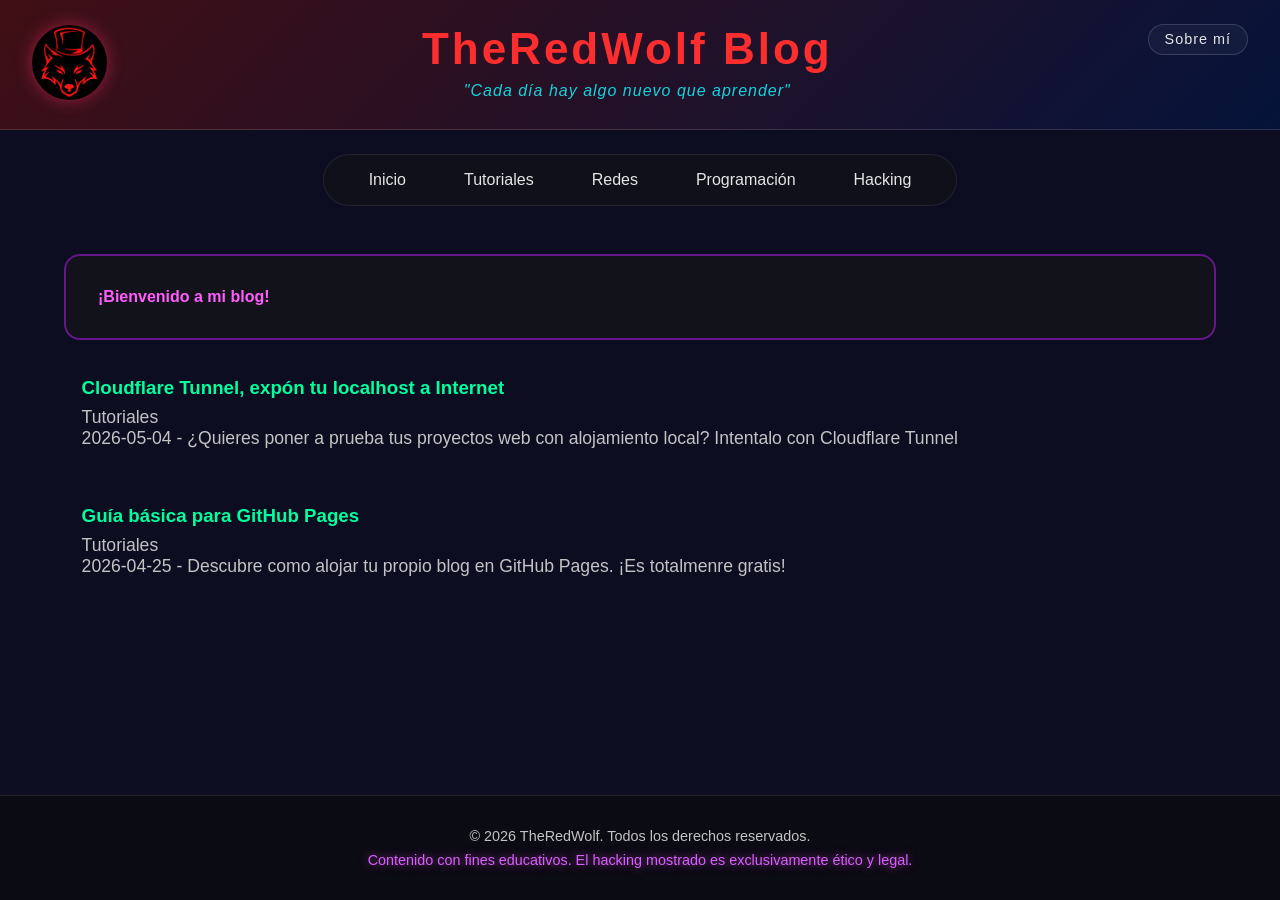
<file: index.html>
<!DOCTYPE html>
<html lang="es">
<head>
    <meta charset="UTF-8">
    <meta name="viewport" content="width=device-width, initial-scale=1.0">
    <title>Inicio | TheRedWolf Blog</title>
    <link rel="icon" type="image/png" href="/assets/img/static/favico.png">
    <link rel="stylesheet" href="/assets/css/main.css">
    <link rel="stylesheet" href="/assets/css/home.css">

<body>

     <!-- ═══════════════════════════════
         HEADER
    ═══════════════════════════════ -->
<head>
    <link rel="stylesheet" href="/assets/css/header.css">
</head>
<header class="site-header">

    <!-- Logo → inicio -->
    <a href="/" class="header-logo" title="Inicio">
        <img src="/assets/img/static/favico.png" alt="TheRedWolf logo">
    </a>

    <!-- Título y subtítulo centrados -->
    <div class="header-center">
        <h1>TheRedWolf Blog</h1>
        <p><i>"Cada día hay algo nuevo que aprender"</i></p>
    </div>

    <!-- Enlace Sobre mí arriba derecha -->
    <a href="/sobre-mi/" class="header-sobre-mi">Sobre mí</a>

</header>


     <!-- ═══════════════════════════════
         NAVBAR
    ═══════════════════════════════ -->
<head>
    <link rel="stylesheet" href="/assets/css/navbar.css">
</head>
<nav class="nav-menu">
    <ul>
        <li><a href="/">Inicio</a></li>
        <li><a href="/tutoriales/">Tutoriales</a></li>
        <li><a href="/redes/">Redes</a></li>
        <li><a href="/programacion/">Programación</a></li>
        <li><a href="/hacking/">Hacking</a></li>
    </ul>
</nav>

    <!-- CONTENIDO PRINCIPAL -->
    <main class="posts">
        <!-- Aquí irá el contenido del blog -->
        <section class="home-section">
            <h1 id="bienvenido-a-mi-blog">¡Bienvenido a mi blog!</h1>

        </section>

        
        <article class="post-preview">
            <h3><a href="/tutoriales/2026/05/04/cloudflare-tunnel.html">Cloudflare Tunnel, expón tu localhost a Internet</a></h3>
            <p>
                Tutoriales <br>
                2026-05-04 - ¿Quieres poner a prueba tus proyectos web con alojamiento local? Intentalo con Cloudflare Tunnel
            </p>
        </article>
        
        <article class="post-preview">
            <h3><a href="/tutoriales/2026/04/25/guia-github-pages.html">Guía básica para GitHub Pages</a></h3>
            <p>
                Tutoriales <br>
                2026-04-25 - Descubre como alojar tu propio blog en GitHub Pages. ¡Es totalmenre gratis!
            </p>
        </article>
        

    </main>

     <!-- ═══════════════════════════════
         FOOTER
    ═══════════════════════════════ -->
<head>
    <link rel="stylesheet" href="/assets/css/footer.css">
</head>
<footer class="site-footer">
    <p class="site-footer__copy">&copy; 2026 TheRedWolf. Todos los derechos reservados.</p>
    <p class="site-footer__tagline">Contenido con fines educativos. El hacking mostrado es exclusivamente ético y legal.</p>
</footer>

</body>
</html>
</file>
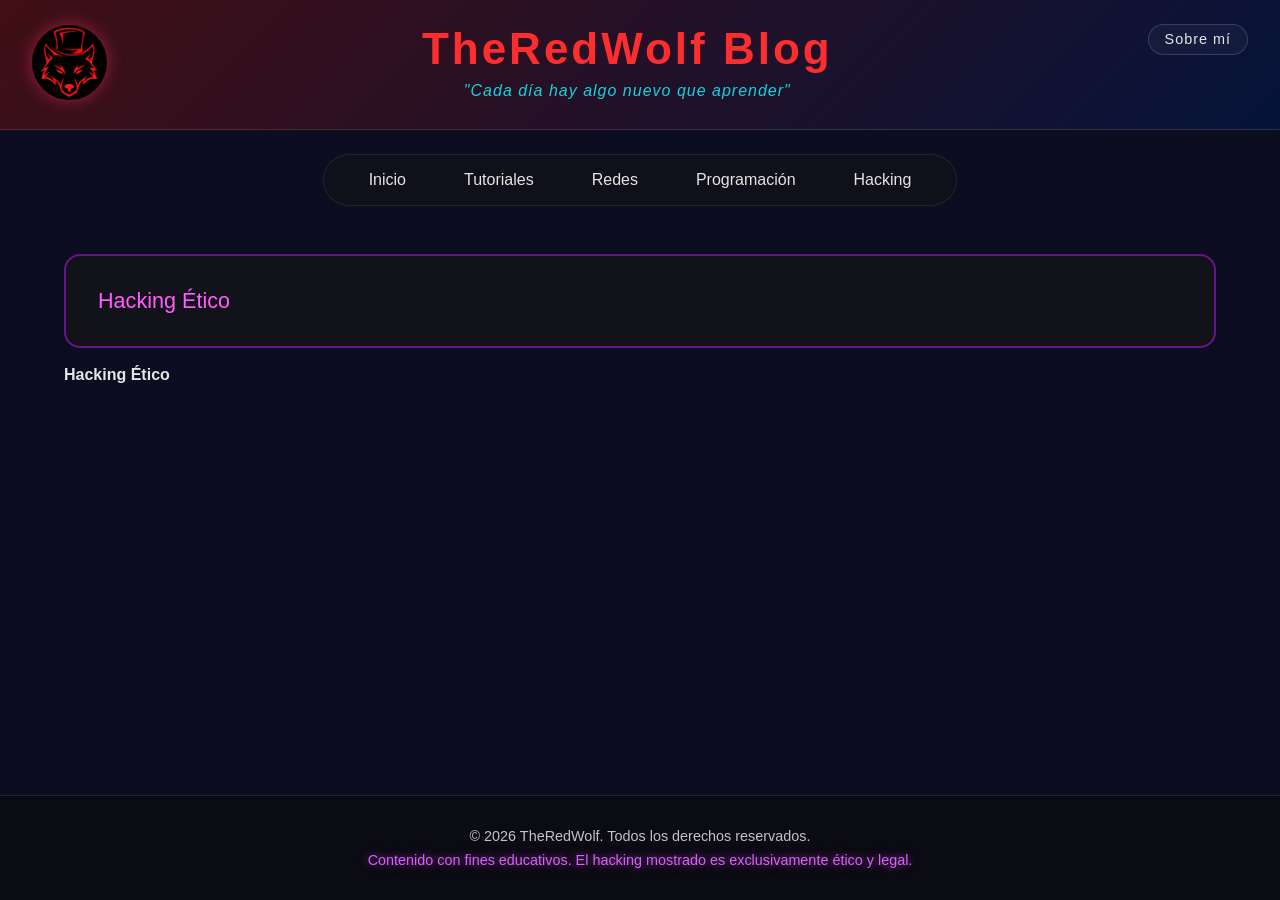
<file: hacking/index.html>
<!DOCTYPE html>
<html lang="es">
<head>
    <meta charset="UTF-8">
    <meta name="viewport" content="width=device-width, initial-scale=1.0">
    <title>Hacking Ético | TheRedWolf Blog</title>
    <link rel="icon" type="image/png" href="/assets/img/static/favico.png">
    <link rel="stylesheet" href="/assets/css/main.css">
    <link rel="stylesheet" href="/assets/css/home.css">
    
</head>
<body>

     <!-- ═══════════════════════════════
         HEADER
    ═══════════════════════════════ -->
<head>
    <link rel="stylesheet" href="/assets/css/header.css">
</head>
<header class="site-header">

    <!-- Logo → inicio -->
    <a href="/" class="header-logo" title="Inicio">
        <img src="/assets/img/static/favico.png" alt="TheRedWolf logo">
    </a>

    <!-- Título y subtítulo centrados -->
    <div class="header-center">
        <h1>TheRedWolf Blog</h1>
        <p><i>"Cada día hay algo nuevo que aprender"</i></p>
    </div>

    <!-- Enlace Sobre mí arriba derecha -->
    <a href="/sobre-mi/" class="header-sobre-mi">Sobre mí</a>

</header>


     <!-- ═══════════════════════════════
         NAVBAR
    ═══════════════════════════════ -->
<head>
    <link rel="stylesheet" href="/assets/css/navbar.css">
</head>
<nav class="nav-menu">
    <ul>
        <li><a href="/">Inicio</a></li>
        <li><a href="/tutoriales/">Tutoriales</a></li>
        <li><a href="/redes/">Redes</a></li>
        <li><a href="/programacion/">Programación</a></li>
        <li><a href="/hacking/">Hacking</a></li>
    </ul>
</nav>

    <!-- CONTENIDO PRINCIPAL -->
    <main class="home-main">
        <!-- Aquí irá el contenido del blog -->
        <section class="home-section">
            Hacking Ético
        </section>

        <p>
            <br><h1 id="hacking-ético">Hacking Ético</h1>

        </p>

        


        
    </main>

     <!-- ═══════════════════════════════
         FOOTER
    ═══════════════════════════════ -->
<head>
    <link rel="stylesheet" href="/assets/css/footer.css">
</head>
<footer class="site-footer">
    <p class="site-footer__copy">&copy; 2026 TheRedWolf. Todos los derechos reservados.</p>
    <p class="site-footer__tagline">Contenido con fines educativos. El hacking mostrado es exclusivamente ético y legal.</p>
</footer>

</body>
</html>
</file>
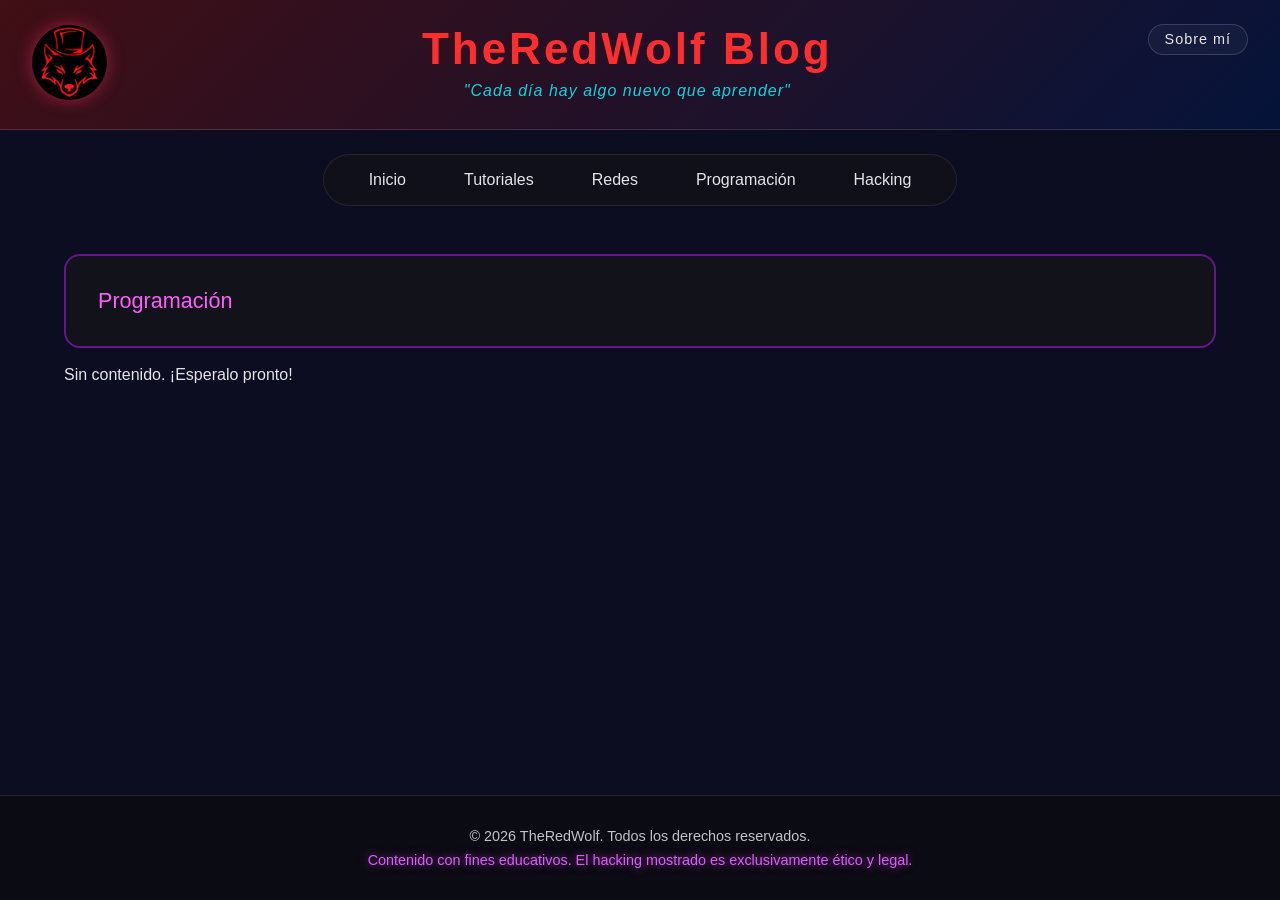
<file: programacion/index.html>
<!DOCTYPE html>
<html lang="es">
<head>
    <meta charset="UTF-8">
    <meta name="viewport" content="width=device-width, initial-scale=1.0">
    <title>Programación | TheRedWolf Blog</title>
    <link rel="icon" type="image/png" href="/assets/img/static/favico.png">
    <link rel="stylesheet" href="/assets/css/main.css">
    <link rel="stylesheet" href="/assets/css/home.css">
    
</head>
<body>

     <!-- ═══════════════════════════════
         HEADER
    ═══════════════════════════════ -->
<head>
    <link rel="stylesheet" href="/assets/css/header.css">
</head>
<header class="site-header">

    <!-- Logo → inicio -->
    <a href="/" class="header-logo" title="Inicio">
        <img src="/assets/img/static/favico.png" alt="TheRedWolf logo">
    </a>

    <!-- Título y subtítulo centrados -->
    <div class="header-center">
        <h1>TheRedWolf Blog</h1>
        <p><i>"Cada día hay algo nuevo que aprender"</i></p>
    </div>

    <!-- Enlace Sobre mí arriba derecha -->
    <a href="/sobre-mi/" class="header-sobre-mi">Sobre mí</a>

</header>


     <!-- ═══════════════════════════════
         NAVBAR
    ═══════════════════════════════ -->
<head>
    <link rel="stylesheet" href="/assets/css/navbar.css">
</head>
<nav class="nav-menu">
    <ul>
        <li><a href="/">Inicio</a></li>
        <li><a href="/tutoriales/">Tutoriales</a></li>
        <li><a href="/redes/">Redes</a></li>
        <li><a href="/programacion/">Programación</a></li>
        <li><a href="/hacking/">Hacking</a></li>
    </ul>
</nav>

    <!-- CONTENIDO PRINCIPAL -->
    <main class="home-main">
        <!-- Aquí irá el contenido del blog -->
        <section class="home-section">
            Programación
        </section>

        <p>
            <br><p>Sin contenido. ¡Esperalo pronto!</p>

        </p>

        


        
    </main>

     <!-- ═══════════════════════════════
         FOOTER
    ═══════════════════════════════ -->
<head>
    <link rel="stylesheet" href="/assets/css/footer.css">
</head>
<footer class="site-footer">
    <p class="site-footer__copy">&copy; 2026 TheRedWolf. Todos los derechos reservados.</p>
    <p class="site-footer__tagline">Contenido con fines educativos. El hacking mostrado es exclusivamente ético y legal.</p>
</footer>

</body>
</html>
</file>
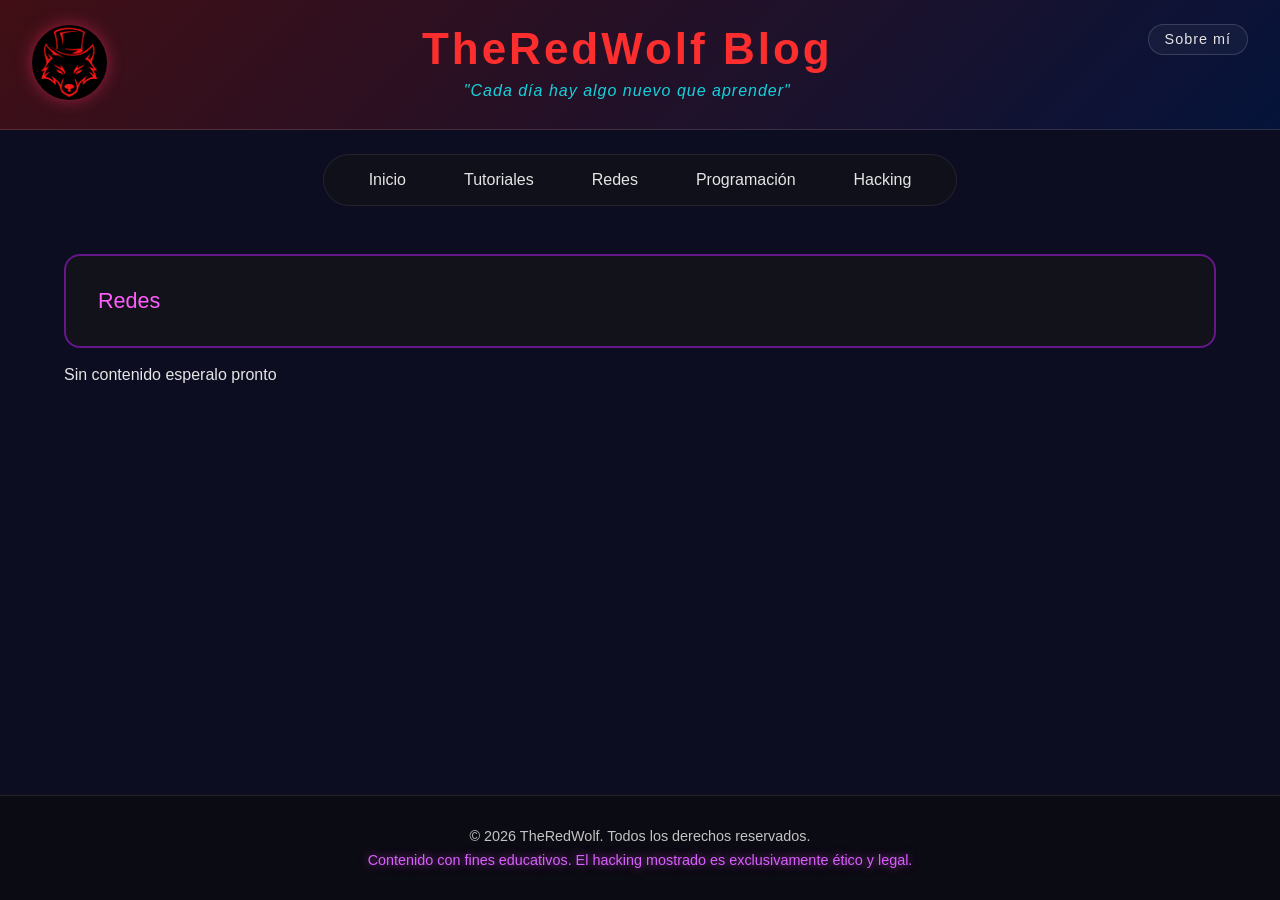
<file: redes/index.html>
<!DOCTYPE html>
<html lang="es">
<head>
    <meta charset="UTF-8">
    <meta name="viewport" content="width=device-width, initial-scale=1.0">
    <title>Redes | TheRedWolf Blog</title>
    <link rel="icon" type="image/png" href="/assets/img/static/favico.png">
    <link rel="stylesheet" href="/assets/css/main.css">
    <link rel="stylesheet" href="/assets/css/home.css">
    
</head>
<body>

     <!-- ═══════════════════════════════
         HEADER
    ═══════════════════════════════ -->
<head>
    <link rel="stylesheet" href="/assets/css/header.css">
</head>
<header class="site-header">

    <!-- Logo → inicio -->
    <a href="/" class="header-logo" title="Inicio">
        <img src="/assets/img/static/favico.png" alt="TheRedWolf logo">
    </a>

    <!-- Título y subtítulo centrados -->
    <div class="header-center">
        <h1>TheRedWolf Blog</h1>
        <p><i>"Cada día hay algo nuevo que aprender"</i></p>
    </div>

    <!-- Enlace Sobre mí arriba derecha -->
    <a href="/sobre-mi/" class="header-sobre-mi">Sobre mí</a>

</header>


     <!-- ═══════════════════════════════
         NAVBAR
    ═══════════════════════════════ -->
<head>
    <link rel="stylesheet" href="/assets/css/navbar.css">
</head>
<nav class="nav-menu">
    <ul>
        <li><a href="/">Inicio</a></li>
        <li><a href="/tutoriales/">Tutoriales</a></li>
        <li><a href="/redes/">Redes</a></li>
        <li><a href="/programacion/">Programación</a></li>
        <li><a href="/hacking/">Hacking</a></li>
    </ul>
</nav>

    <!-- CONTENIDO PRINCIPAL -->
    <main class="home-main">
        <!-- Aquí irá el contenido del blog -->
        <section class="home-section">
            Redes
        </section>

        <p>
            <br><p>Sin contenido esperalo pronto</p>

        </p>

        


        
    </main>

     <!-- ═══════════════════════════════
         FOOTER
    ═══════════════════════════════ -->
<head>
    <link rel="stylesheet" href="/assets/css/footer.css">
</head>
<footer class="site-footer">
    <p class="site-footer__copy">&copy; 2026 TheRedWolf. Todos los derechos reservados.</p>
    <p class="site-footer__tagline">Contenido con fines educativos. El hacking mostrado es exclusivamente ético y legal.</p>
</footer>

</body>
</html>
</file>
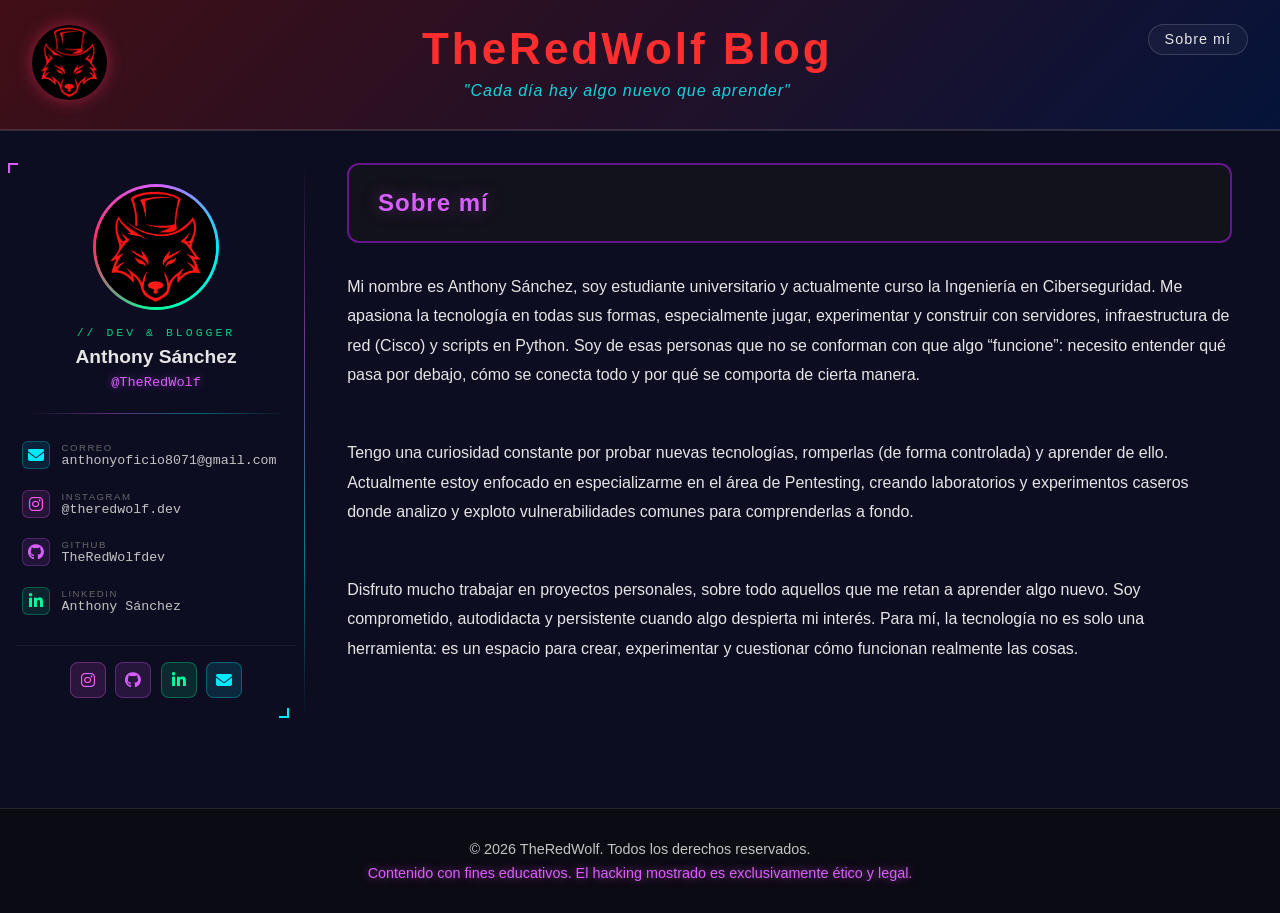
<file: sobre-mi/index.html>
<!DOCTYPE html>
<html lang="es">
<head>
    <meta charset="UTF-8">
    <meta name="viewport" content="width=device-width, initial-scale=1.0">
    <title>Sobre mí | TheRedWolf Blog</title>
    <link rel="icon" type="image/png" href="/assets/img/static/favico.png">
    <link rel="stylesheet" href="/assets/css/main.css">
    <link rel="stylesheet" href="/assets/css/sobre-mi.css">
    <link rel="stylesheet" href="https://cdnjs.cloudflare.com/ajax/libs/font-awesome/6.5.0/css/all.min.css">

    <meta name="description" content="">
    <meta name="author" content="TheRedWolf">
</head>
<body>

     <!-- ═══════════════════════════════
         HEADER
    ═══════════════════════════════ -->
<head>
    <link rel="stylesheet" href="/assets/css/header.css">
</head>
<header class="site-header">

    <!-- Logo → inicio -->
    <a href="/" class="header-logo" title="Inicio">
        <img src="/assets/img/static/favico.png" alt="TheRedWolf logo">
    </a>

    <!-- Título y subtítulo centrados -->
    <div class="header-center">
        <h1>TheRedWolf Blog</h1>
        <p><i>"Cada día hay algo nuevo que aprender"</i></p>
    </div>

    <!-- Enlace Sobre mí arriba derecha -->
    <a href="/sobre-mi/" class="header-sobre-mi">Sobre mí</a>

</header>


    <!-- ═══════════════════════════════
         LAYOUT PRINCIPAL: sidebar + contenido
    ═══════════════════════════════ -->
    <div class="post-layout">

        <!-- ── SIDEBAR ── -->
        <aside class="post-sidebar">
            <div class="wolf-sidebar">
                <div class="corner-tl"></div>
                <div class="corner-br"></div>

                <div class="profile-frame">
                <div class="profile-img-wrap">
                    <img src="/assets/img/static/favico.png" alt="Foto de perfil">
                </div>
                </div>

                <p class="tag-line">// dev &amp; blogger</p>
                <h2 class="wolf-name">Anthony Sánchez</h2>
                <p class="wolf-handle">@TheRedWolf</p>

                <div class="sidebar-divider"></div>

                <a class="info-row" href="mailto:anthonyoficio8071@gmail.com">
                <div class="info-icon icon-mail"><i class="fas fa-envelope"></i></div>
                <div class="info-text">
                    <span>correo</span>
                    anthonyoficio8071@gmail.com
                </div>
                </a>

                <a class="info-row" href="https://www.instagram.com/theredwolf.dev" target="_blank">
                <div class="info-icon icon-ig"><i class="fab fa-instagram"></i></div>
                <div class="info-text">
                    <span>instagram</span>
                    @theredwolf.dev
                </div>
                </a>

                <a class="info-row" href="https://github.com/TheRedWolfdev" target="_blank">
                <div class="info-icon icon-gh"><i class="fab fa-github"></i></div>
                <div class="info-text">
                    <span>github</span>
                    TheRedWolfdev
                </div>
                </a>

                <a class="info-row" href="https://www.linkedin.com/in/theredwolf" target="_blank">
                <div class="info-icon icon-li"><i class="fab fa-linkedin-in"></i></div>
                <div class="info-text">
                    <span>linkedin</span>
                    Anthony Sánchez
                </div>
                </a>

                <div class="social-row">
                <a class="social-btn s-ig" href="https://www.instagram.com/theredwolf.dev" target="_blank"><i class="fab fa-instagram"></i></a>
                <a class="social-btn s-gh" href="https://github.com/TheRedWolf-dev" target="_blank"><i class="fab fa-github"></i></a>
                <a class="social-btn s-li" href="https://linkedin.com/in/theredwolf" target="_blank"><i class="fab fa-linkedin-in"></i></a>
                <a class="social-btn s-mail" href="mailto:anthonyoficio8071@gmail.com"><i class="fas fa-envelope"></i></a>
                </div>
            </div>
        </aside>

        <!-- ── CONTENIDO ── -->
        <main class="post-main">

            <!-- Cabecera del post: título + fecha -->
            <div class="post-header-box" id="post-top">
                <h1 class="post-title-main">Sobre mí</h1>
                <span class="post-date"></span>
            </div>

            <!-- Cuerpo renderizado desde Markdown -->
            <article class="post-content" id="post-content">
                <p>Mi nombre es Anthony Sánchez, soy estudiante universitario y actualmente curso la Ingeniería en Ciberseguridad. Me apasiona la tecnología en todas sus formas, especialmente jugar, experimentar y construir con servidores, infraestructura de red (Cisco) y scripts en Python. Soy de esas personas que no se conforman con que algo “funcione”: necesito entender qué pasa por debajo, cómo se conecta todo y por qué se comporta de cierta manera.</p>

<p>Tengo una curiosidad constante por probar nuevas tecnologías, romperlas (de forma controlada) y aprender de ello. Actualmente estoy enfocado en especializarme en el área de Pentesting, creando laboratorios y experimentos caseros donde analizo y exploto vulnerabilidades comunes para comprenderlas a fondo.</p>

<p>Disfruto mucho trabajar en proyectos personales, sobre todo aquellos que me retan a aprender algo nuevo. Soy comprometido, autodidacta y persistente cuando algo despierta mi interés. Para mí, la tecnología no es solo una herramienta: es un espacio para crear, experimentar y cuestionar cómo funcionan realmente las cosas.</p>

            </article>

        </main>

    </div>

     <!-- ═══════════════════════════════
         FOOTER
    ═══════════════════════════════ -->
<head>
    <link rel="stylesheet" href="/assets/css/footer.css">
</head>
<footer class="site-footer">
    <p class="site-footer__copy">&copy; 2026 TheRedWolf. Todos los derechos reservados.</p>
    <p class="site-footer__tagline">Contenido con fines educativos. El hacking mostrado es exclusivamente ético y legal.</p>
</footer>

    <script src="/assets/js/codeblock.js"></script>
    <script src="/assets/js/toc.js"></script>

</body>
</html>
</file>
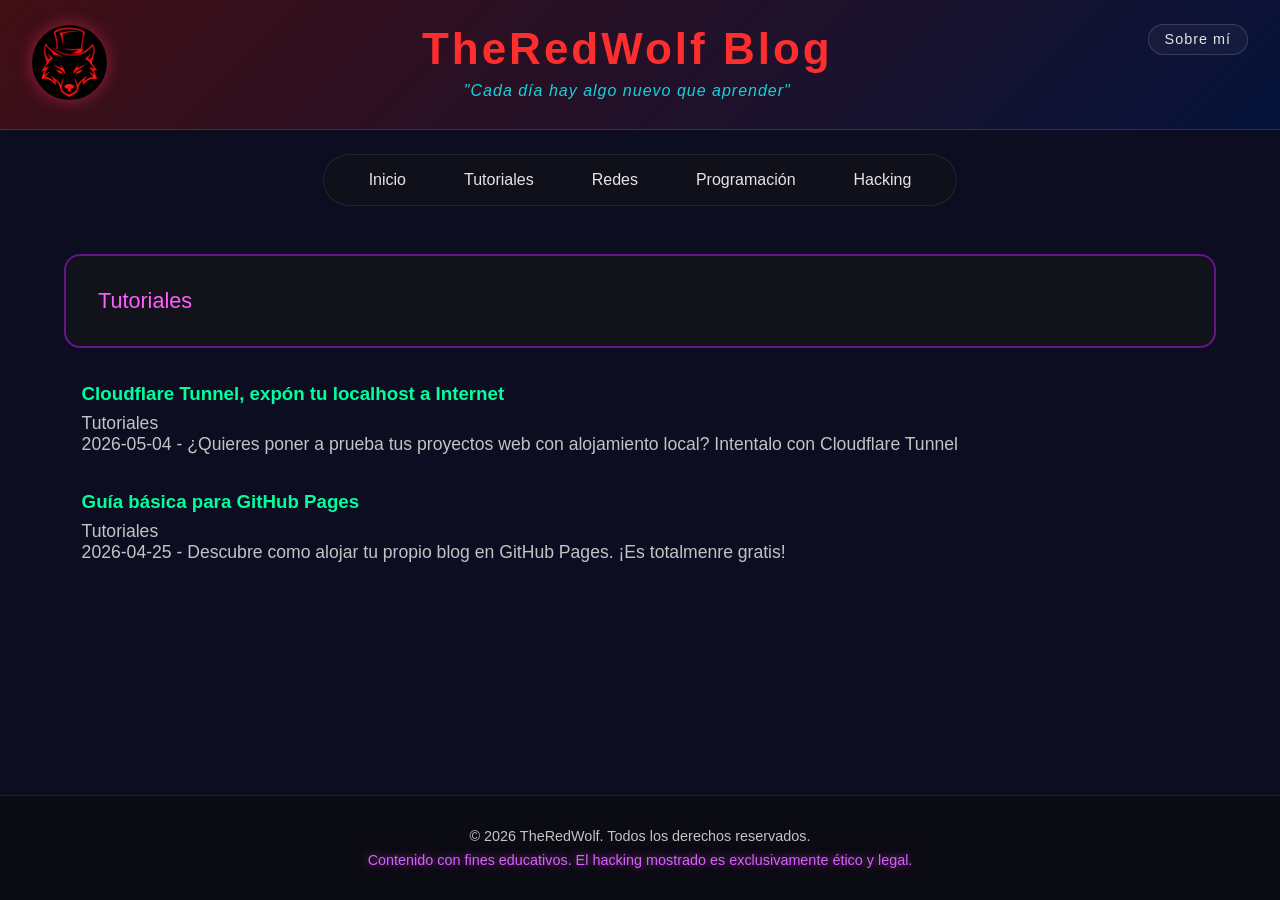
<file: tutoriales/index.html>
<!DOCTYPE html>
<html lang="es">
<head>
    <meta charset="UTF-8">
    <meta name="viewport" content="width=device-width, initial-scale=1.0">
    <title>Tutoriales | TheRedWolf Blog</title>
    <link rel="icon" type="image/png" href="/assets/img/static/favico.png">
    <link rel="stylesheet" href="/assets/css/main.css">
    <link rel="stylesheet" href="/assets/css/home.css">
    
</head>
<body>

     <!-- ═══════════════════════════════
         HEADER
    ═══════════════════════════════ -->
<head>
    <link rel="stylesheet" href="/assets/css/header.css">
</head>
<header class="site-header">

    <!-- Logo → inicio -->
    <a href="/" class="header-logo" title="Inicio">
        <img src="/assets/img/static/favico.png" alt="TheRedWolf logo">
    </a>

    <!-- Título y subtítulo centrados -->
    <div class="header-center">
        <h1>TheRedWolf Blog</h1>
        <p><i>"Cada día hay algo nuevo que aprender"</i></p>
    </div>

    <!-- Enlace Sobre mí arriba derecha -->
    <a href="/sobre-mi/" class="header-sobre-mi">Sobre mí</a>

</header>


     <!-- ═══════════════════════════════
         NAVBAR
    ═══════════════════════════════ -->
<head>
    <link rel="stylesheet" href="/assets/css/navbar.css">
</head>
<nav class="nav-menu">
    <ul>
        <li><a href="/">Inicio</a></li>
        <li><a href="/tutoriales/">Tutoriales</a></li>
        <li><a href="/redes/">Redes</a></li>
        <li><a href="/programacion/">Programación</a></li>
        <li><a href="/hacking/">Hacking</a></li>
    </ul>
</nav>

    <!-- CONTENIDO PRINCIPAL -->
    <main class="home-main">
        <!-- Aquí irá el contenido del blog -->
        <section class="home-section">
            Tutoriales
        </section>

        <p>
            <br>

        </p>

        


        
        <article class="post-preview">
            <h3><a href="/tutoriales/2026/05/04/cloudflare-tunnel.html">Cloudflare Tunnel, expón tu localhost a Internet</a></h3>
            <p>
                Tutoriales <br>
                2026-05-04 - ¿Quieres poner a prueba tus proyectos web con alojamiento local? Intentalo con Cloudflare Tunnel
            </p>
            
        </article>
        
        <article class="post-preview">
            <h3><a href="/tutoriales/2026/04/25/guia-github-pages.html">Guía básica para GitHub Pages</a></h3>
            <p>
                Tutoriales <br>
                2026-04-25 - Descubre como alojar tu propio blog en GitHub Pages. ¡Es totalmenre gratis!
            </p>
            
        </article>
        
    </main>

     <!-- ═══════════════════════════════
         FOOTER
    ═══════════════════════════════ -->
<head>
    <link rel="stylesheet" href="/assets/css/footer.css">
</head>
<footer class="site-footer">
    <p class="site-footer__copy">&copy; 2026 TheRedWolf. Todos los derechos reservados.</p>
    <p class="site-footer__tagline">Contenido con fines educativos. El hacking mostrado es exclusivamente ético y legal.</p>
</footer>

</body>
</html>
</file>
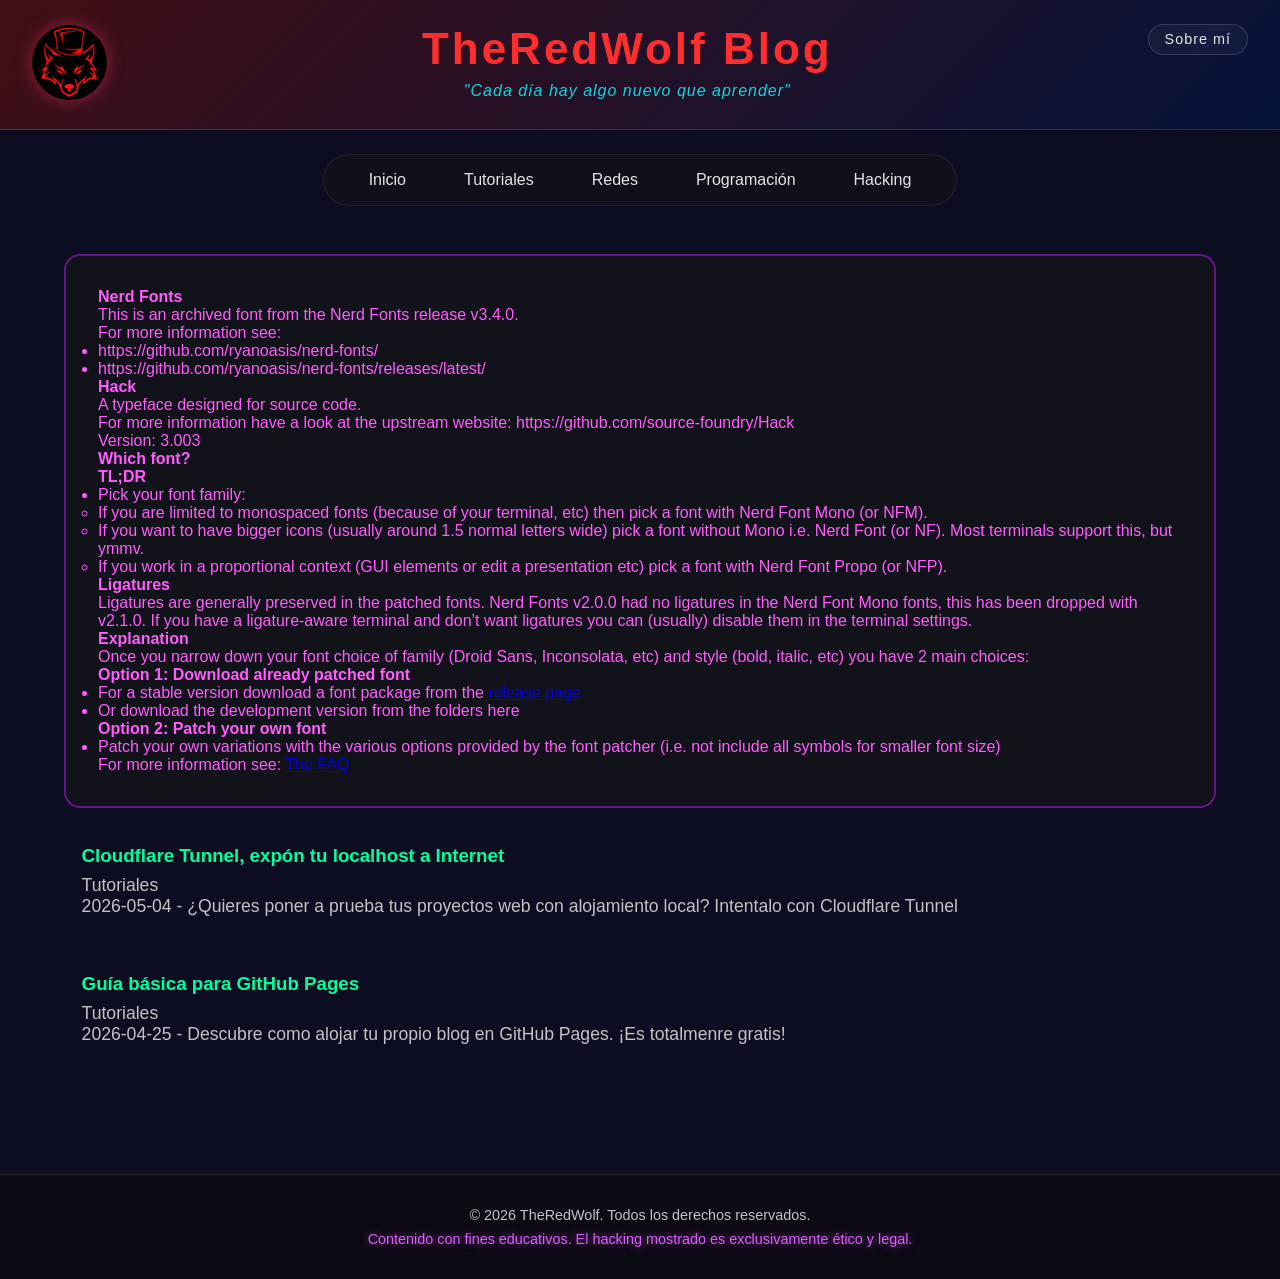
<file: assets/fonts/HackNerdFont/index.html>
<!DOCTYPE html>
<html lang="es">
<head>
    <meta charset="UTF-8">
    <meta name="viewport" content="width=device-width, initial-scale=1.0">
    <title>Nerd Fonts | TheRedWolf Blog</title>
    <link rel="icon" type="image/png" href="/assets/img/static/favico.png">
    <link rel="stylesheet" href="/assets/css/main.css">
    <link rel="stylesheet" href="/assets/css/home.css">

<body>

     <!-- ═══════════════════════════════
         HEADER
    ═══════════════════════════════ -->
<head>
    <link rel="stylesheet" href="/assets/css/header.css">
</head>
<header class="site-header">

    <!-- Logo → inicio -->
    <a href="/" class="header-logo" title="Inicio">
        <img src="/assets/img/static/favico.png" alt="TheRedWolf logo">
    </a>

    <!-- Título y subtítulo centrados -->
    <div class="header-center">
        <h1>TheRedWolf Blog</h1>
        <p><i>"Cada día hay algo nuevo que aprender"</i></p>
    </div>

    <!-- Enlace Sobre mí arriba derecha -->
    <a href="/sobre-mi/" class="header-sobre-mi">Sobre mí</a>

</header>


     <!-- ═══════════════════════════════
         NAVBAR
    ═══════════════════════════════ -->
<head>
    <link rel="stylesheet" href="/assets/css/navbar.css">
</head>
<nav class="nav-menu">
    <ul>
        <li><a href="/">Inicio</a></li>
        <li><a href="/tutoriales/">Tutoriales</a></li>
        <li><a href="/redes/">Redes</a></li>
        <li><a href="/programacion/">Programación</a></li>
        <li><a href="/hacking/">Hacking</a></li>
    </ul>
</nav>

    <!-- CONTENIDO PRINCIPAL -->
    <main class="posts">
        <!-- Aquí irá el contenido del blog -->
        <section class="home-section">
            <h1 id="nerd-fonts">Nerd Fonts</h1>

<p>This is an archived font from the Nerd Fonts release v3.4.0.</p>

<p>For more information see:</p>
<ul>
  <li>https://github.com/ryanoasis/nerd-fonts/</li>
  <li>https://github.com/ryanoasis/nerd-fonts/releases/latest/</li>
</ul>

<h1 id="hack">Hack</h1>

<p>A typeface designed for source code.</p>

<p>For more information have a look at the upstream website: https://github.com/source-foundry/Hack</p>

<p>Version: 3.003</p>

<h2 id="which-font">Which font?</h2>

<h3 id="tldr">TL;DR</h3>

<ul>
  <li>Pick your font family:
    <ul>
      <li>If you are limited to monospaced fonts (because of your terminal, etc) then pick a font with <code class="language-plaintext highlighter-rouge">Nerd Font Mono</code> (or <code class="language-plaintext highlighter-rouge">NFM</code>).</li>
      <li>If you want to have bigger icons (usually around 1.5 normal letters wide) pick a font without <code class="language-plaintext highlighter-rouge">Mono</code> i.e. <code class="language-plaintext highlighter-rouge">Nerd Font</code> (or <code class="language-plaintext highlighter-rouge">NF</code>). Most terminals support this, but ymmv.</li>
      <li>If you work in a proportional context (GUI elements or edit a presentation etc) pick a font with <code class="language-plaintext highlighter-rouge">Nerd Font Propo</code> (or <code class="language-plaintext highlighter-rouge">NFP</code>).</li>
    </ul>
  </li>
</ul>

<h3 id="ligatures">Ligatures</h3>

<p>Ligatures are generally preserved in the patched fonts.
Nerd Fonts <code class="language-plaintext highlighter-rouge">v2.0.0</code> had no ligatures in the <code class="language-plaintext highlighter-rouge">Nerd Font Mono</code> fonts, this has been dropped with <code class="language-plaintext highlighter-rouge">v2.1.0</code>.
If you have a ligature-aware terminal and don’t want ligatures you can (usually) disable them in the terminal settings.</p>

<h3 id="explanation">Explanation</h3>

<p>Once you narrow down your font choice of family (<code class="language-plaintext highlighter-rouge">Droid Sans</code>, <code class="language-plaintext highlighter-rouge">Inconsolata</code>, etc) and style (<code class="language-plaintext highlighter-rouge">bold</code>, <code class="language-plaintext highlighter-rouge">italic</code>, etc) you have 2 main choices:</p>

<h4 id="option-1-download-already-patched-font"><code class="language-plaintext highlighter-rouge">Option 1: Download already patched font</code></h4>

<ul>
  <li>For a stable version download a font package from the <a href="https://github.com/ryanoasis/nerd-fonts/releases">release page</a></li>
  <li>Or download the development version from the folders here</li>
</ul>

<h4 id="option-2-patch-your-own-font"><code class="language-plaintext highlighter-rouge">Option 2: Patch your own font</code></h4>

<ul>
  <li>Patch your own variations with the various options provided by the font patcher (i.e. not include all symbols for smaller font size)</li>
</ul>

<p>For more information see: <a href="https://github.com/ryanoasis/nerd-fonts/wiki/FAQ-and-Troubleshooting#which-font">The FAQ</a></p>


        </section>

        
        <article class="post-preview">
            <h3><a href="/tutoriales/2026/05/04/cloudflare-tunnel.html">Cloudflare Tunnel, expón tu localhost a Internet</a></h3>
            <p>
                Tutoriales <br>
                2026-05-04 - ¿Quieres poner a prueba tus proyectos web con alojamiento local? Intentalo con Cloudflare Tunnel
            </p>
        </article>
        
        <article class="post-preview">
            <h3><a href="/tutoriales/2026/04/25/guia-github-pages.html">Guía básica para GitHub Pages</a></h3>
            <p>
                Tutoriales <br>
                2026-04-25 - Descubre como alojar tu propio blog en GitHub Pages. ¡Es totalmenre gratis!
            </p>
        </article>
        

    </main>

     <!-- ═══════════════════════════════
         FOOTER
    ═══════════════════════════════ -->
<head>
    <link rel="stylesheet" href="/assets/css/footer.css">
</head>
<footer class="site-footer">
    <p class="site-footer__copy">&copy; 2026 TheRedWolf. Todos los derechos reservados.</p>
    <p class="site-footer__tagline">Contenido con fines educativos. El hacking mostrado es exclusivamente ético y legal.</p>
</footer>

</body>
</html>
</file>
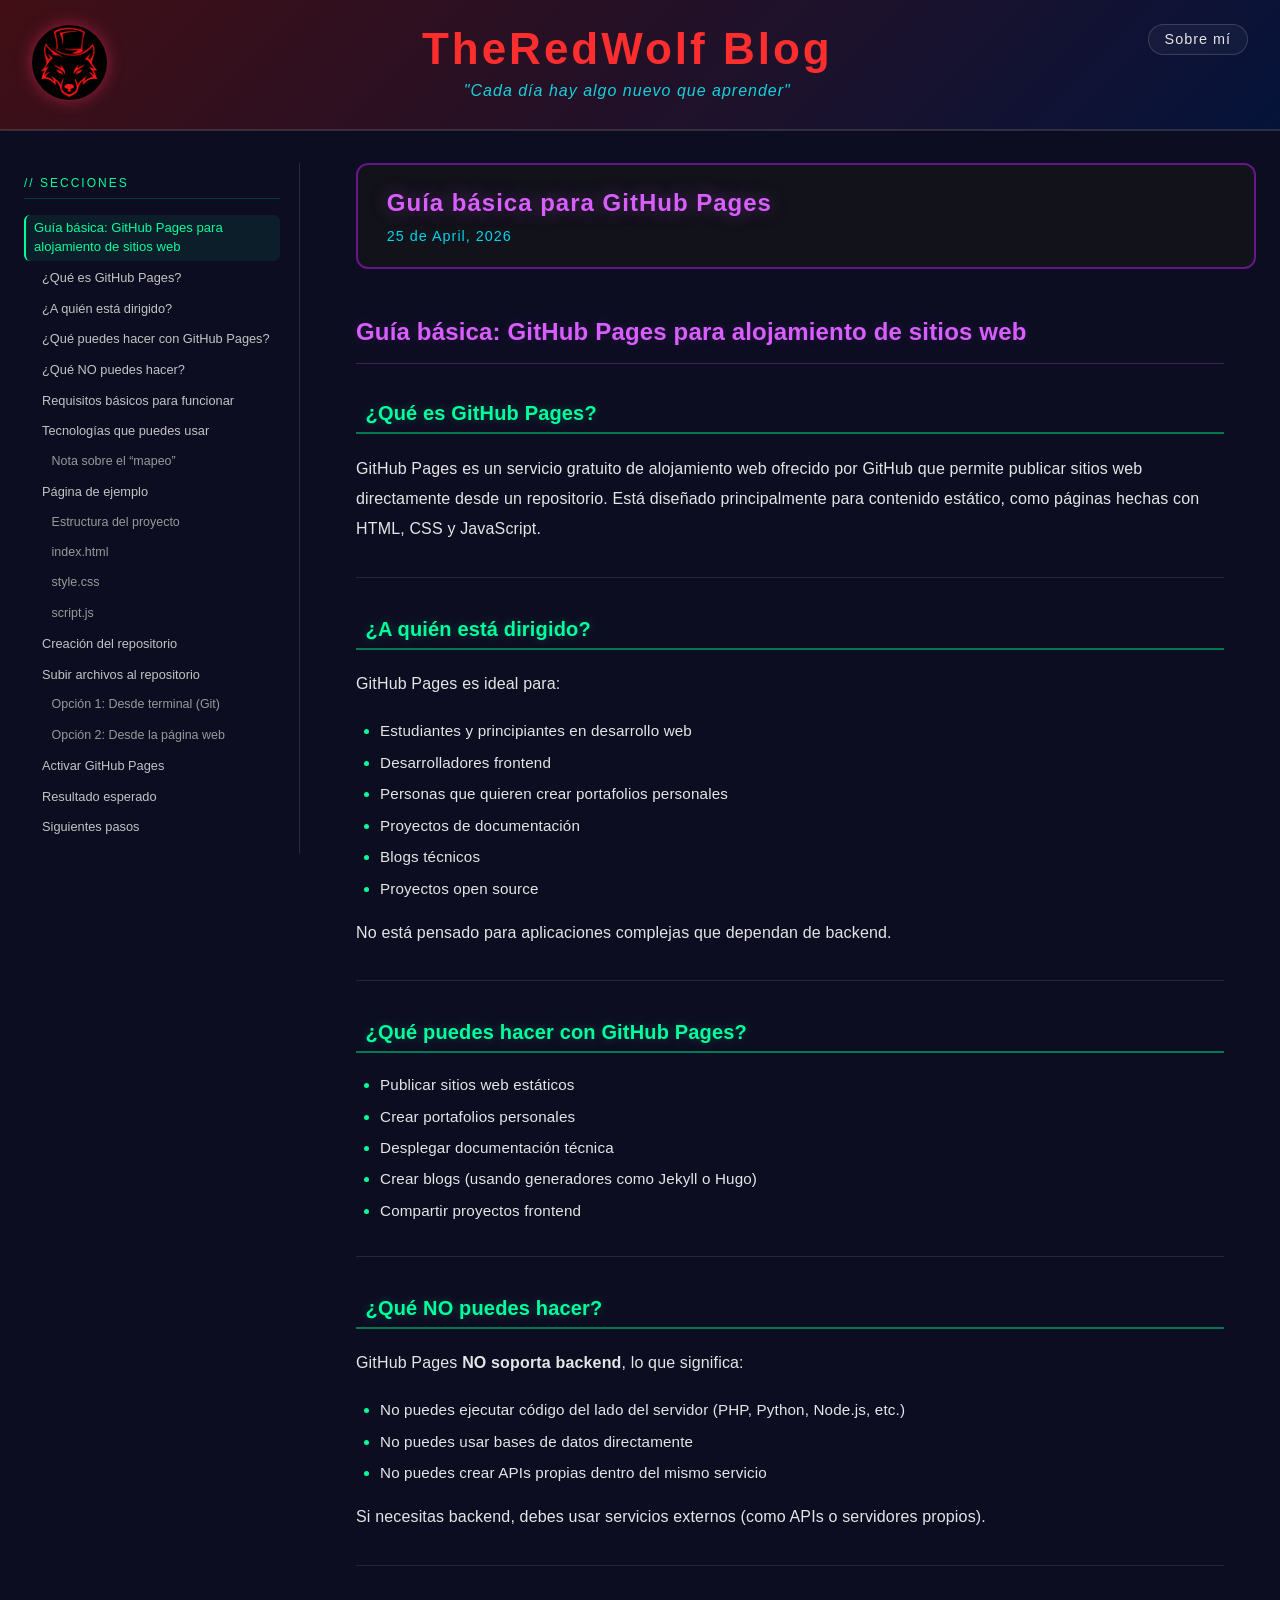
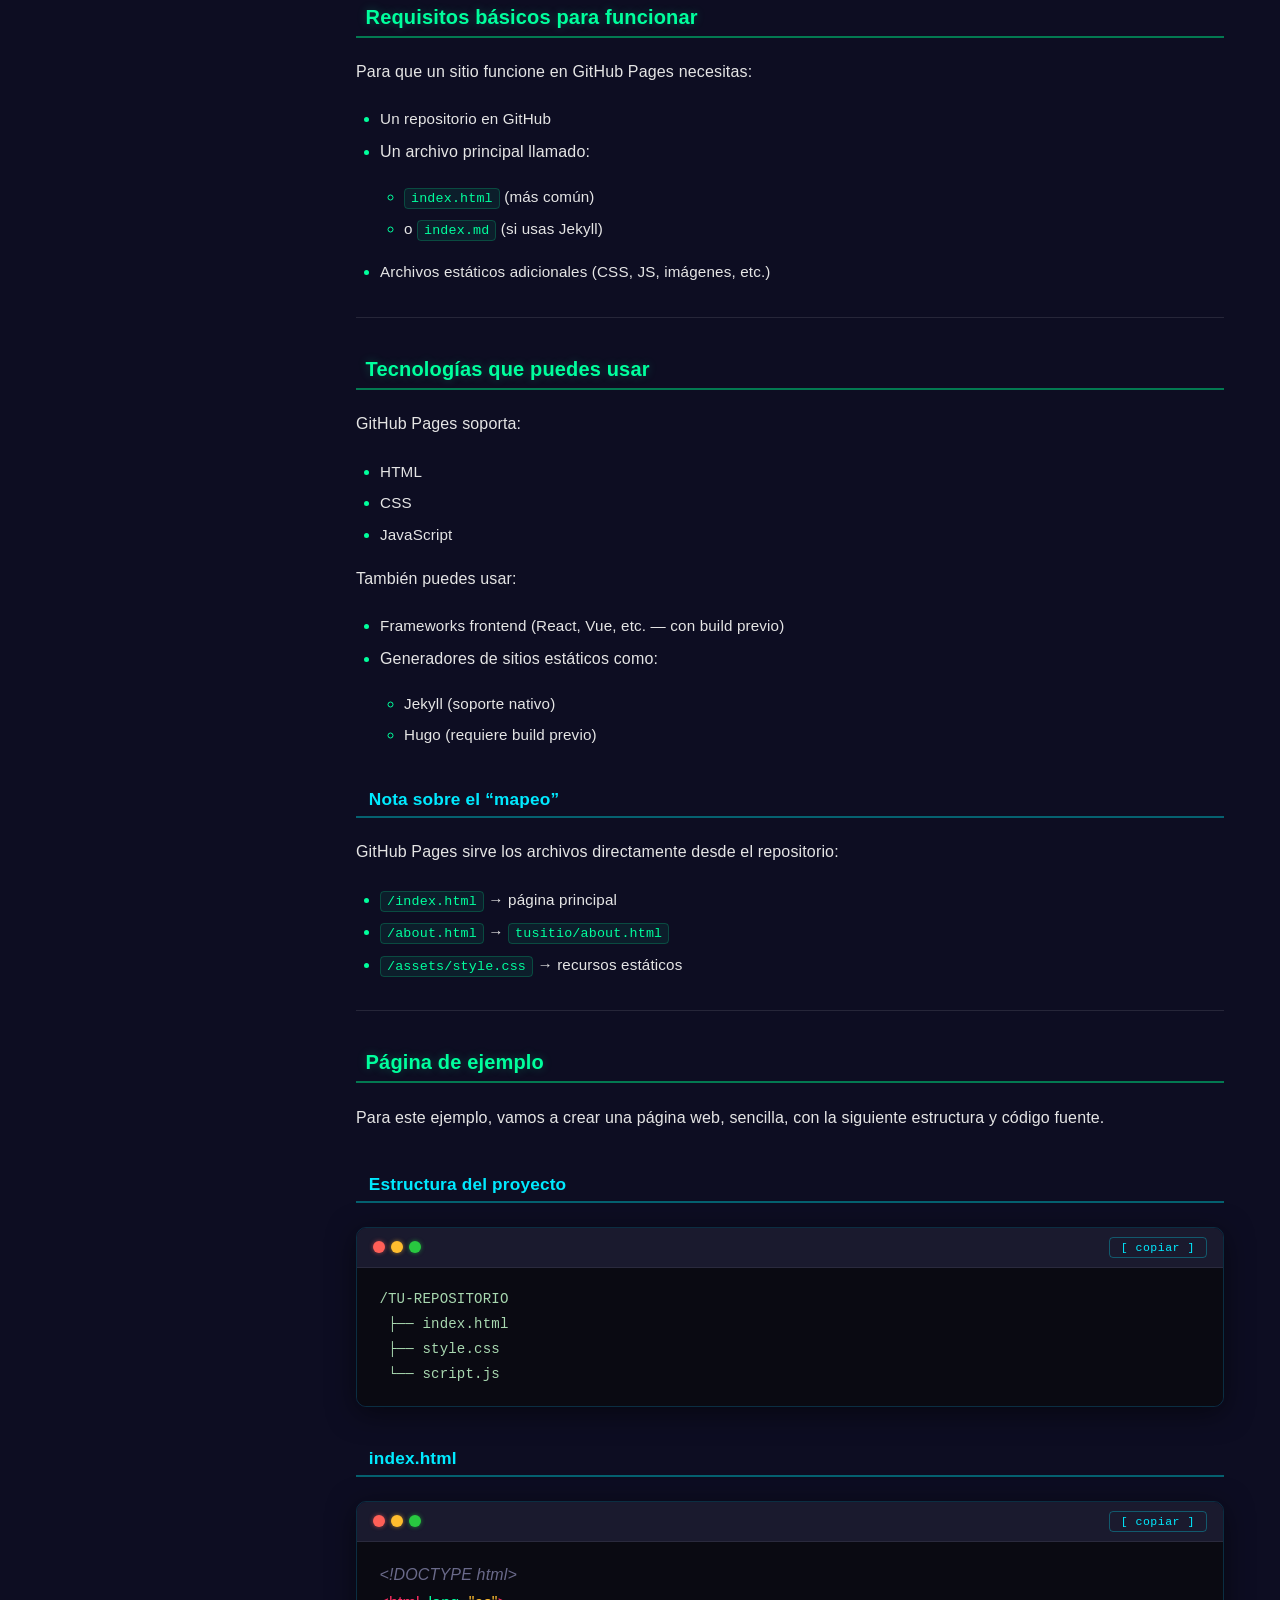
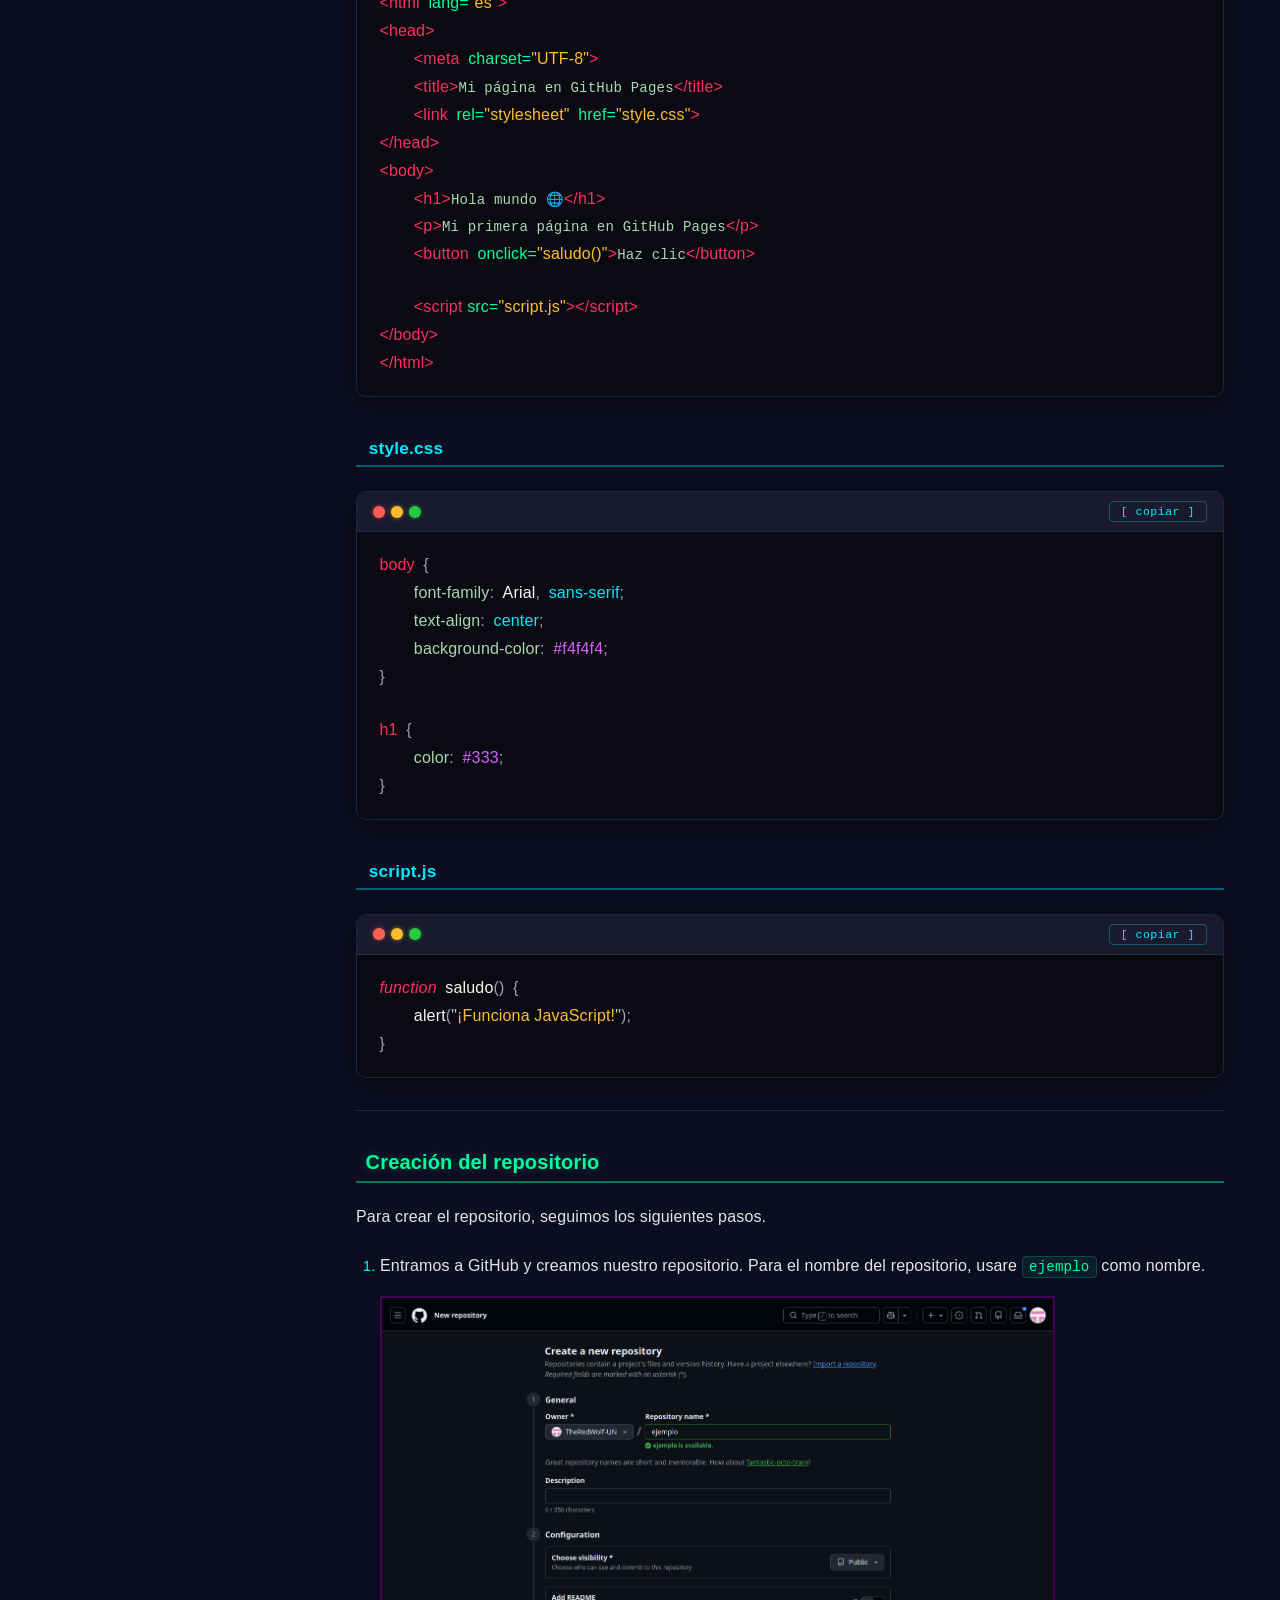
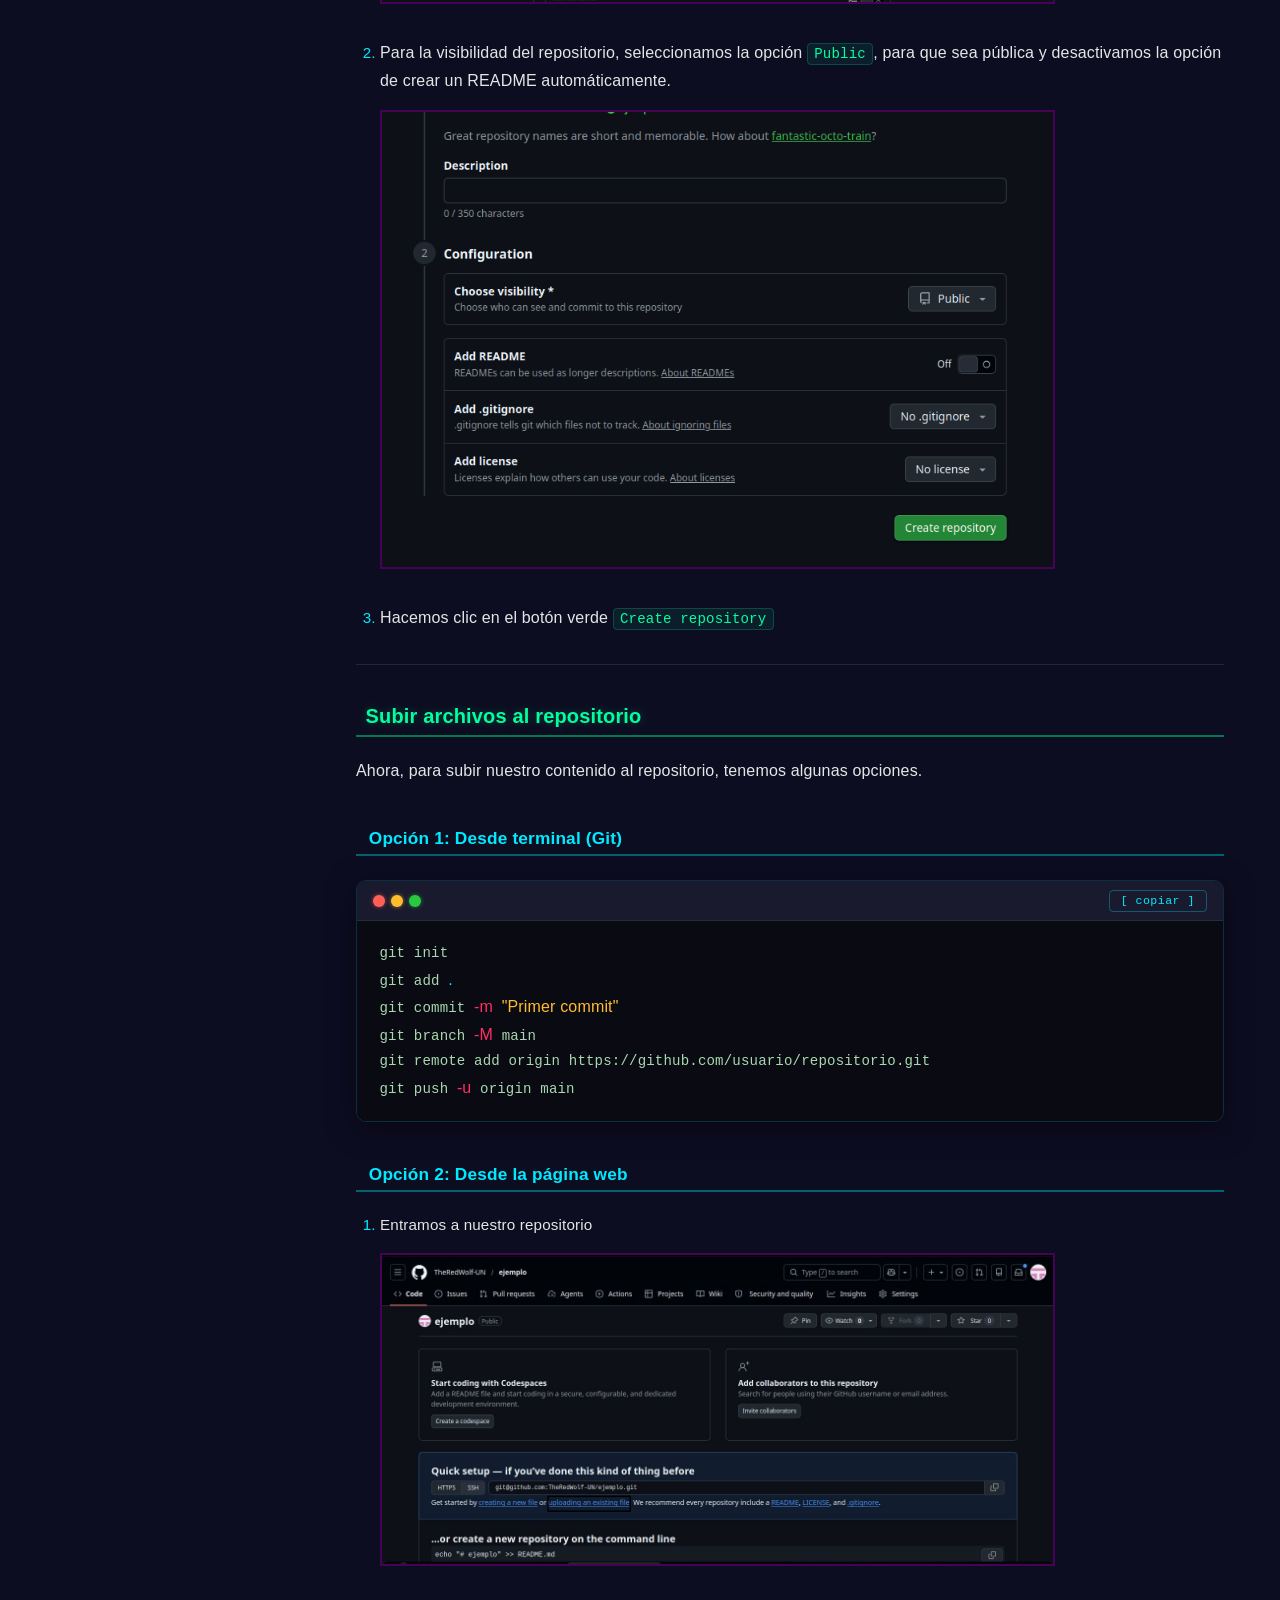
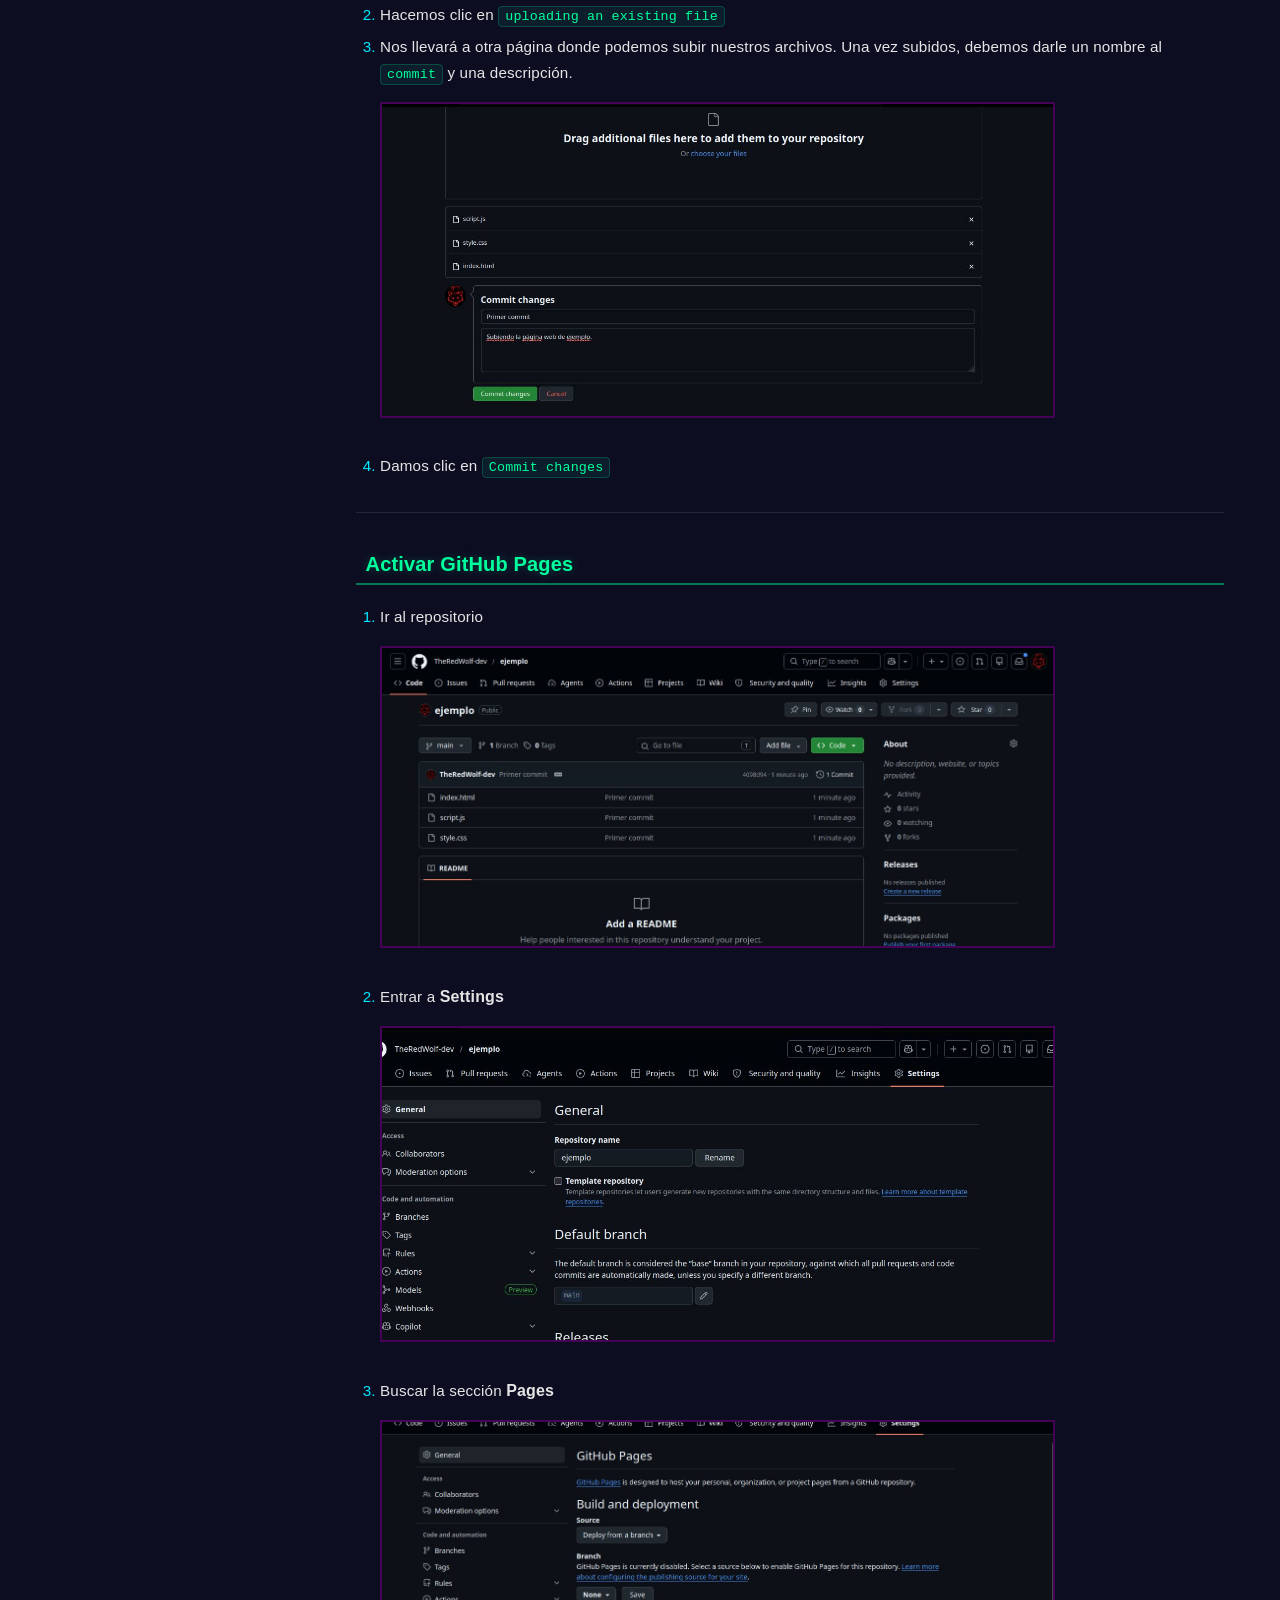
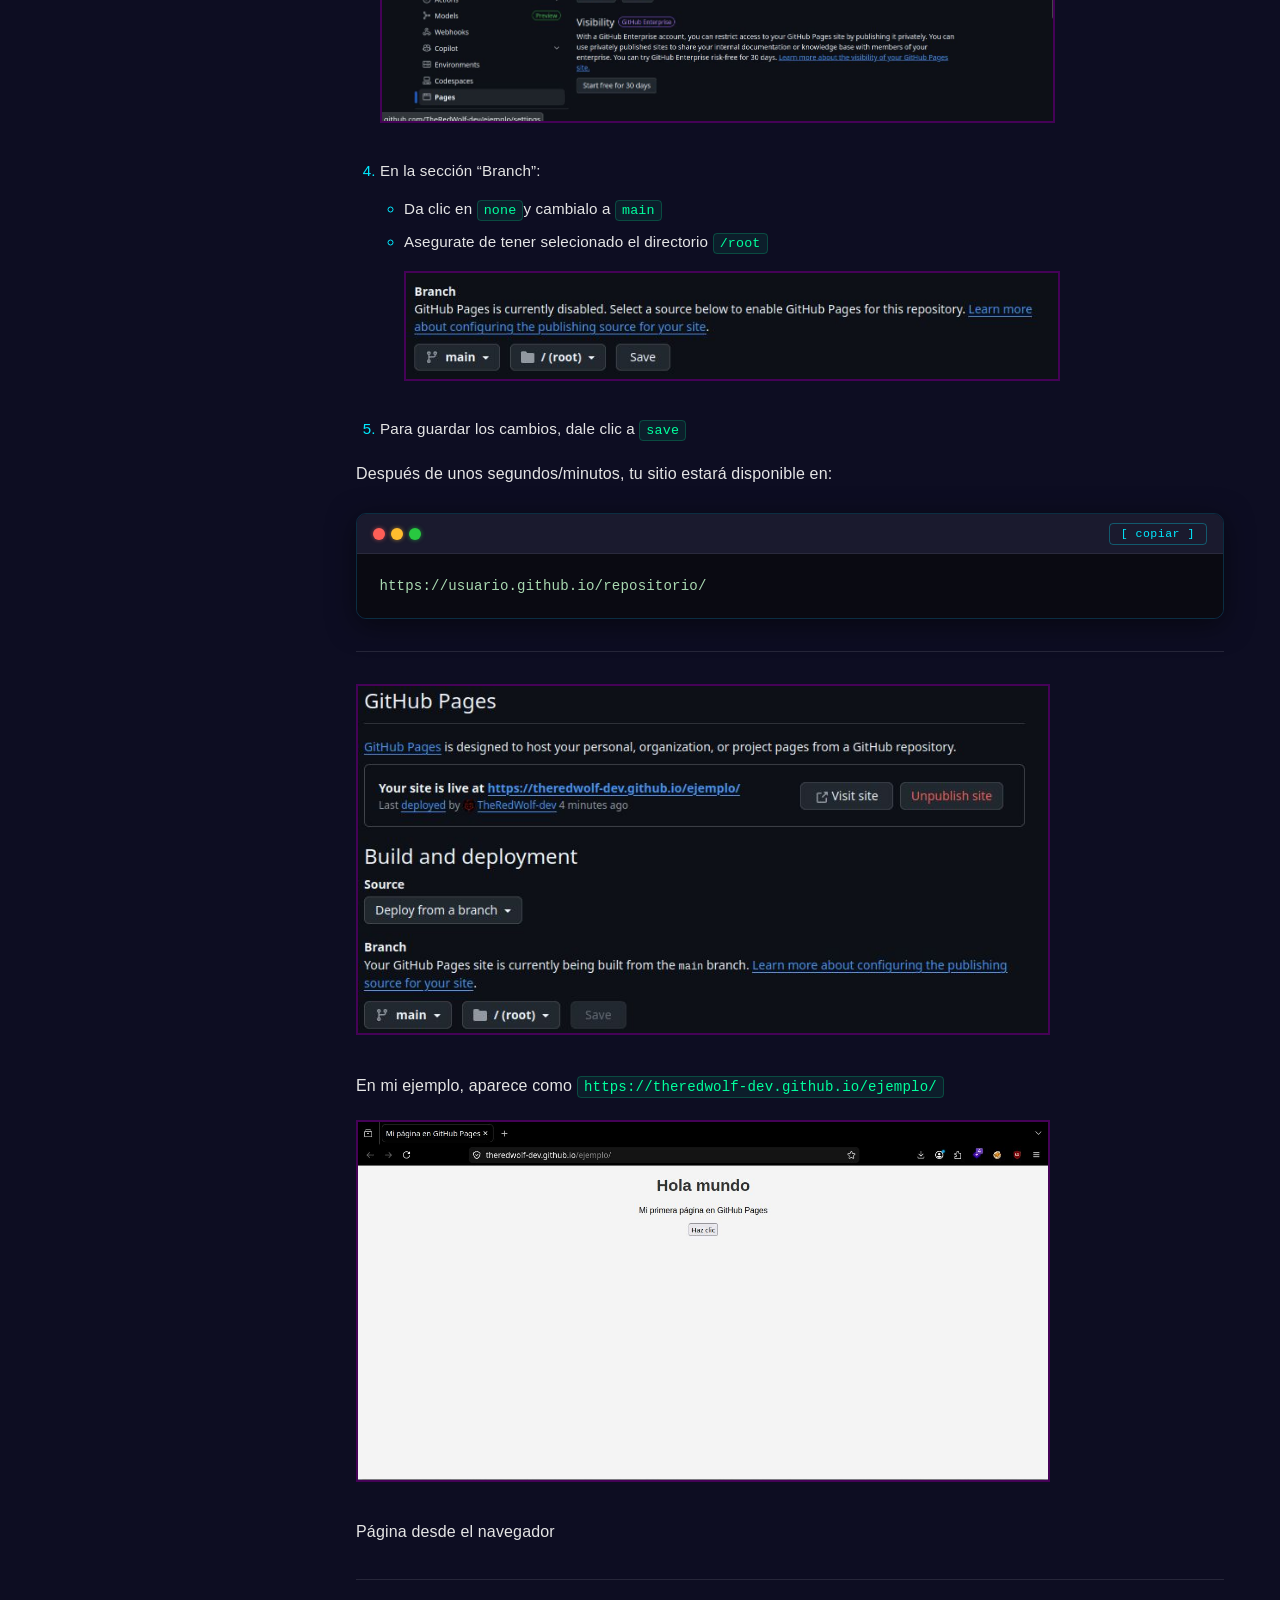
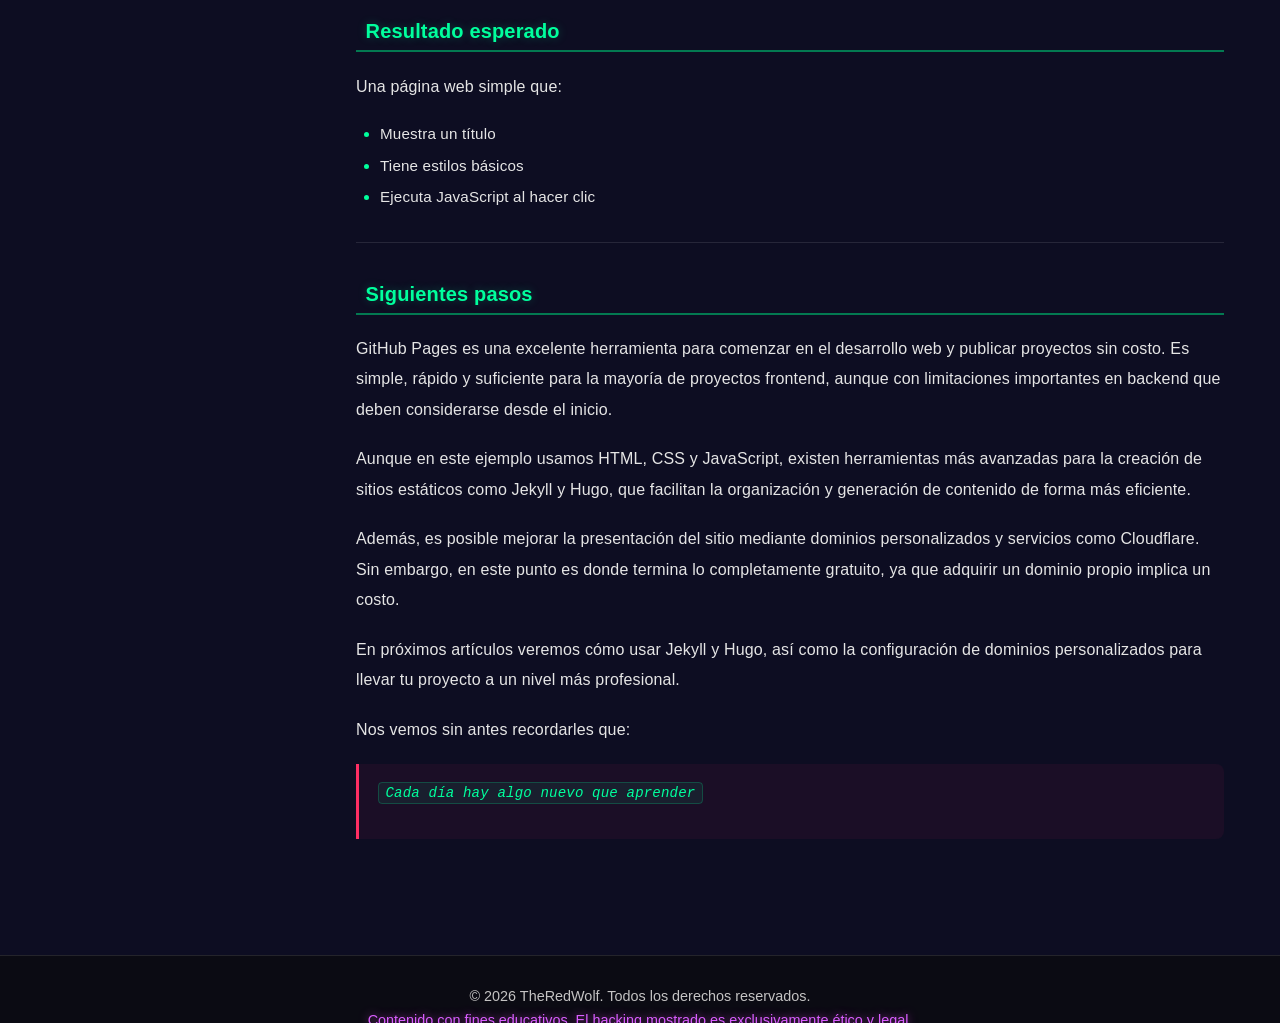
<file: tutoriales/2026/04/25/guia-github-pages.html>
<!DOCTYPE html>
<html lang="es">
<head>
    <meta charset="UTF-8">
    <meta name="viewport" content="width=device-width, initial-scale=1.0">
    <title>Guía básica para GitHub Pages | TheRedWolf Blog</title>
    <link rel="icon" type="image/png" href="/assets/img/static/favico.png">
    <link rel="stylesheet" href="/assets/css/main.css">
    <link rel="stylesheet" href="/assets/css/post.css">
    <link rel="stylesheet" href="/assets/css/syntax.css">
    <link rel="stylesheet" href="/assets/css/toc.css">

    <meta name="description" content="Descubre como alojar tu propio blog en GitHub Pages. ¡Es totalmenre gratis!">
    <meta name="author" content="TheRedWolf">
</head>
<body>

     <!-- ═══════════════════════════════
         HEADER
    ═══════════════════════════════ -->
<head>
    <link rel="stylesheet" href="/assets/css/header.css">
</head>
<header class="site-header">

    <!-- Logo → inicio -->
    <a href="/" class="header-logo" title="Inicio">
        <img src="/assets/img/static/favico.png" alt="TheRedWolf logo">
    </a>

    <!-- Título y subtítulo centrados -->
    <div class="header-center">
        <h1>TheRedWolf Blog</h1>
        <p><i>"Cada día hay algo nuevo que aprender"</i></p>
    </div>

    <!-- Enlace Sobre mí arriba derecha -->
    <a href="/sobre-mi/" class="header-sobre-mi">Sobre mí</a>

</header>


    <!-- ═══════════════════════════════
         LAYOUT PRINCIPAL: sidebar + contenido
    ═══════════════════════════════ -->
    <div class="post-layout">

        <!-- ── SIDEBAR ── -->
        <aside class="post-sidebar">
            <div class="sidebar-inner">
                <p class="sidebar-label">// Secciones</p>
                <nav class="toc" id="toc">
                    <!-- Generado dinámicamente por JS leyendo h1-h4 del contenido -->
                </nav>
            </div>
        </aside>

        <!-- ── CONTENIDO ── -->
        <main class="post-main">

            <!-- Cabecera del post: título + fecha -->
            <div class="post-header-box" id="post-top">
                <h1 class="post-title-main">Guía básica para GitHub Pages</h1>
                <span class="post-date">25 de April, 2026</span>
            </div>

            <!-- Cuerpo renderizado desde Markdown -->
            <article class="post-content" id="post-content">
                <h1 id="guía-básica-github-pages-para-alojamiento-de-sitios-web">Guía básica: GitHub Pages para alojamiento de sitios web</h1>

<h2 id="qué-es-github-pages">¿Qué es GitHub Pages?</h2>

<p>GitHub Pages es un servicio gratuito de alojamiento web ofrecido por GitHub que permite publicar sitios web directamente desde un repositorio. Está diseñado principalmente para contenido estático, como páginas hechas con HTML, CSS y JavaScript.</p>

<hr />

<h2 id="a-quién-está-dirigido">¿A quién está dirigido?</h2>

<p>GitHub Pages es ideal para:</p>

<ul>
  <li>Estudiantes y principiantes en desarrollo web</li>
  <li>Desarrolladores frontend</li>
  <li>Personas que quieren crear portafolios personales</li>
  <li>Proyectos de documentación</li>
  <li>Blogs técnicos</li>
  <li>Proyectos open source</li>
</ul>

<p>No está pensado para aplicaciones complejas que dependan de backend.</p>

<hr />

<h2 id="qué-puedes-hacer-con-github-pages">¿Qué puedes hacer con GitHub Pages?</h2>

<ul>
  <li>Publicar sitios web estáticos</li>
  <li>Crear portafolios personales</li>
  <li>Desplegar documentación técnica</li>
  <li>Crear blogs (usando generadores como Jekyll o Hugo)</li>
  <li>Compartir proyectos frontend</li>
</ul>

<hr />

<h2 id="qué-no-puedes-hacer">¿Qué NO puedes hacer?</h2>

<p>GitHub Pages <strong>NO soporta backend</strong>, lo que significa:</p>

<ul>
  <li>No puedes ejecutar código del lado del servidor (PHP, Python, Node.js, etc.)</li>
  <li>No puedes usar bases de datos directamente</li>
  <li>No puedes crear APIs propias dentro del mismo servicio</li>
</ul>

<p>Si necesitas backend, debes usar servicios externos (como APIs o servidores propios).</p>

<hr />

<h2 id="requisitos-básicos-para-funcionar">Requisitos básicos para funcionar</h2>

<p>Para que un sitio funcione en GitHub Pages necesitas:</p>

<ul>
  <li>Un repositorio en GitHub</li>
  <li>
    <p>Un archivo principal llamado:</p>

    <ul>
      <li><code class="language-plaintext highlighter-rouge">index.html</code> (más común)</li>
      <li>o <code class="language-plaintext highlighter-rouge">index.md</code> (si usas Jekyll)</li>
    </ul>
  </li>
  <li>Archivos estáticos adicionales (CSS, JS, imágenes, etc.)</li>
</ul>

<hr />

<h2 id="tecnologías-que-puedes-usar">Tecnologías que puedes usar</h2>

<p>GitHub Pages soporta:</p>

<ul>
  <li>HTML</li>
  <li>CSS</li>
  <li>JavaScript</li>
</ul>

<p>También puedes usar:</p>

<ul>
  <li>Frameworks frontend (React, Vue, etc. — con build previo)</li>
  <li>
    <p>Generadores de sitios estáticos como:</p>

    <ul>
      <li>Jekyll (soporte nativo)</li>
      <li>Hugo (requiere build previo)</li>
    </ul>
  </li>
</ul>

<h3 id="nota-sobre-el-mapeo">Nota sobre el “mapeo”</h3>

<p>GitHub Pages sirve los archivos directamente desde el repositorio:</p>

<ul>
  <li><code class="language-plaintext highlighter-rouge">/index.html</code> → página principal</li>
  <li><code class="language-plaintext highlighter-rouge">/about.html</code> → <code class="language-plaintext highlighter-rouge">tusitio/about.html</code></li>
  <li><code class="language-plaintext highlighter-rouge">/assets/style.css</code> → recursos estáticos</li>
</ul>

<hr />

<h2 id="página-de-ejemplo">Página de ejemplo</h2>

<p>Para este ejemplo, vamos a crear una página web, sencilla, con la siguiente estructura y código fuente.</p>

<h3 id="estructura-del-proyecto">Estructura del proyecto</h3>

<div class="language-plaintext highlighter-rouge"><div class="highlight"><pre class="highlight"><code>/TU-REPOSITORIO
 ├── index.html
 ├── style.css
 └── script.js
</code></pre></div></div>

<h3 id="indexhtml">index.html</h3>

<div class="language-html highlighter-rouge"><div class="highlight"><pre class="highlight"><code><span class="cp">&lt;!DOCTYPE html&gt;</span>
<span class="nt">&lt;html</span> <span class="na">lang=</span><span class="s">"es"</span><span class="nt">&gt;</span>
<span class="nt">&lt;head&gt;</span>
    <span class="nt">&lt;meta</span> <span class="na">charset=</span><span class="s">"UTF-8"</span><span class="nt">&gt;</span>
    <span class="nt">&lt;title&gt;</span>Mi página en GitHub Pages<span class="nt">&lt;/title&gt;</span>
    <span class="nt">&lt;link</span> <span class="na">rel=</span><span class="s">"stylesheet"</span> <span class="na">href=</span><span class="s">"style.css"</span><span class="nt">&gt;</span>
<span class="nt">&lt;/head&gt;</span>
<span class="nt">&lt;body&gt;</span>
    <span class="nt">&lt;h1&gt;</span>Hola mundo 🌐<span class="nt">&lt;/h1&gt;</span>
    <span class="nt">&lt;p&gt;</span>Mi primera página en GitHub Pages<span class="nt">&lt;/p&gt;</span>
    <span class="nt">&lt;button</span> <span class="na">onclick=</span><span class="s">"saludo()"</span><span class="nt">&gt;</span>Haz clic<span class="nt">&lt;/button&gt;</span>

    <span class="nt">&lt;script </span><span class="na">src=</span><span class="s">"script.js"</span><span class="nt">&gt;&lt;/script&gt;</span>
<span class="nt">&lt;/body&gt;</span>
<span class="nt">&lt;/html&gt;</span>
</code></pre></div></div>

<h3 id="stylecss">style.css</h3>

<div class="language-css highlighter-rouge"><div class="highlight"><pre class="highlight"><code><span class="nt">body</span> <span class="p">{</span>
    <span class="nl">font-family</span><span class="p">:</span> <span class="n">Arial</span><span class="p">,</span> <span class="nb">sans-serif</span><span class="p">;</span>
    <span class="nl">text-align</span><span class="p">:</span> <span class="nb">center</span><span class="p">;</span>
    <span class="nl">background-color</span><span class="p">:</span> <span class="m">#f4f4f4</span><span class="p">;</span>
<span class="p">}</span>

<span class="nt">h1</span> <span class="p">{</span>
    <span class="nl">color</span><span class="p">:</span> <span class="m">#333</span><span class="p">;</span>
<span class="p">}</span>
</code></pre></div></div>

<h3 id="scriptjs">script.js</h3>

<div class="language-javascript highlighter-rouge"><div class="highlight"><pre class="highlight"><code><span class="kd">function</span> <span class="nx">saludo</span><span class="p">()</span> <span class="p">{</span>
    <span class="nx">alert</span><span class="p">(</span><span class="dl">"</span><span class="s2">¡Funciona JavaScript!</span><span class="dl">"</span><span class="p">);</span>
<span class="p">}</span>
</code></pre></div></div>

<hr />

<h2 id="creación-del-repositorio">Creación del repositorio</h2>

<p>Para crear el repositorio, seguimos los siguientes pasos.</p>

<ol>
  <li>
    <p>Entramos a GitHub y creamos nuestro repositorio. Para el nombre del repositorio, usare <code class="language-plaintext highlighter-rouge">ejemplo</code> como nombre. <img src="/assets/img/2026-04-25-guia-github-pages/crear-repositorio.png" alt="Creando el repositorio" /></p>
  </li>
  <li>
    <p>Para la visibilidad del repositorio, seleccionamos la opción <code class="language-plaintext highlighter-rouge">Public</code>, para que sea pública y desactivamos la opción de crear un README automáticamente. <img src="/assets/img/2026-04-25-guia-github-pages/crear-repositorio-opciones.png" alt="Opciones del repositorio" /></p>
  </li>
  <li>
    <p>Hacemos clic en el botón verde <code class="language-plaintext highlighter-rouge">Create repository</code></p>
  </li>
</ol>

<hr />

<h2 id="subir-archivos-al-repositorio">Subir archivos al repositorio</h2>

<p>Ahora, para subir nuestro contenido al repositorio, tenemos algunas opciones.</p>

<h3 id="opción-1-desde-terminal-git">Opción 1: Desde terminal (Git)</h3>

<div class="language-bash highlighter-rouge"><div class="highlight"><pre class="highlight"><code>git init
git add <span class="nb">.</span>
git commit <span class="nt">-m</span> <span class="s2">"Primer commit"</span>
git branch <span class="nt">-M</span> main
git remote add origin https://github.com/usuario/repositorio.git
git push <span class="nt">-u</span> origin main
</code></pre></div></div>

<h3 id="opción-2-desde-la-página-web">Opción 2: Desde la página web</h3>

<ol>
  <li>Entramos a nuestro repositorio <img src="/assets/img/2026-04-25-guia-github-pages/subir-archivo.png" alt="Interfaz del repositorio" /></li>
  <li>Hacemos clic en <code class="language-plaintext highlighter-rouge">uploading an existing file</code></li>
  <li>Nos llevará a otra página donde podemos subir nuestros archivos. Una vez subidos, debemos darle un nombre al <code class="language-plaintext highlighter-rouge">commit</code> y una descripción. <img src="/assets/img/2026-04-25-guia-github-pages/archivos-subidos.jpg" alt="Subiendo archivos al repositorio" /></li>
  <li>Damos clic en <code class="language-plaintext highlighter-rouge">Commit changes</code></li>
</ol>

<hr />

<h2 id="activar-github-pages">Activar GitHub Pages</h2>

<ol>
  <li>Ir al repositorio <img src="/assets/img/2026-04-25-guia-github-pages/tu-repositorio.jpg" alt="Tu repositorio" /></li>
  <li>Entrar a <strong>Settings</strong> <img src="/assets/img/2026-04-25-guia-github-pages/settings.jpg" alt="Settings" /></li>
  <li>Buscar la sección <strong>Pages</strong> <img src="/assets/img/2026-04-25-guia-github-pages/pages.jpg" alt="Pages" /></li>
  <li>En la sección “Branch”:
    <ul>
      <li>Da clic en <code class="language-plaintext highlighter-rouge">none</code>y cambialo a <code class="language-plaintext highlighter-rouge">main</code></li>
      <li>Asegurate de tener selecionado el directorio <code class="language-plaintext highlighter-rouge">/root</code> <img src="/assets/img/2026-04-25-guia-github-pages/seleccion-branch.jpg" alt="Configuración" /></li>
    </ul>
  </li>
  <li>Para guardar los cambios, dale clic a <code class="language-plaintext highlighter-rouge">save</code></li>
</ol>

<p>Después de unos segundos/minutos, tu sitio estará disponible en:</p>

<div class="language-plaintext highlighter-rouge"><div class="highlight"><pre class="highlight"><code>https://usuario.github.io/repositorio/
</code></pre></div></div>
<hr />

<p><img src="/assets/img/2026-04-25-guia-github-pages/pagina-cargada.jpg" alt="Página activada" /></p>

<p>En mi ejemplo, aparece como <code class="language-plaintext highlighter-rouge">https://theredwolf-dev.github.io/ejemplo/</code></p>

<p><img src="/assets/img/2026-04-25-guia-github-pages/browser.jpg" alt="Browser" />
Página desde el navegador</p>

<hr />

<h2 id="resultado-esperado">Resultado esperado</h2>

<p>Una página web simple que:</p>
<ul>
  <li>Muestra un título</li>
  <li>Tiene estilos básicos</li>
  <li>Ejecuta JavaScript al hacer clic</li>
</ul>

<hr />

<h2 id="siguientes-pasos">Siguientes pasos</h2>

<p>GitHub Pages es una excelente herramienta para comenzar en el desarrollo web y publicar proyectos sin costo. Es simple, rápido y suficiente para la mayoría de proyectos frontend, aunque con limitaciones importantes en backend que deben considerarse desde el inicio.</p>

<p>Aunque en este ejemplo usamos HTML, CSS y JavaScript, existen herramientas más avanzadas para la creación de sitios estáticos como Jekyll y Hugo, que facilitan la organización y generación de contenido de forma más eficiente.</p>

<p>Además, es posible mejorar la presentación del sitio mediante dominios personalizados y servicios como Cloudflare. Sin embargo, en este punto es donde termina lo completamente gratuito, ya que adquirir un dominio propio implica un costo.</p>

<p>En próximos artículos veremos cómo usar Jekyll y Hugo, así como la configuración de dominios personalizados para llevar tu proyecto a un nivel más profesional.</p>

<p>Nos vemos sin antes recordarles que:</p>

<blockquote>
  <p><code class="language-plaintext highlighter-rouge">Cada día hay algo nuevo que aprender</code></p>
</blockquote>

            </article>

        </main>

    </div>

     <!-- ═══════════════════════════════
         FOOTER
    ═══════════════════════════════ -->
<head>
    <link rel="stylesheet" href="/assets/css/footer.css">
</head>
<footer class="site-footer">
    <p class="site-footer__copy">&copy; 2026 TheRedWolf. Todos los derechos reservados.</p>
    <p class="site-footer__tagline">Contenido con fines educativos. El hacking mostrado es exclusivamente ético y legal.</p>
</footer>

    <script src="/assets/js/codeblock.js"></script>
    <script src="/assets/js/toc.js"></script>

</body>
</html>
</file>
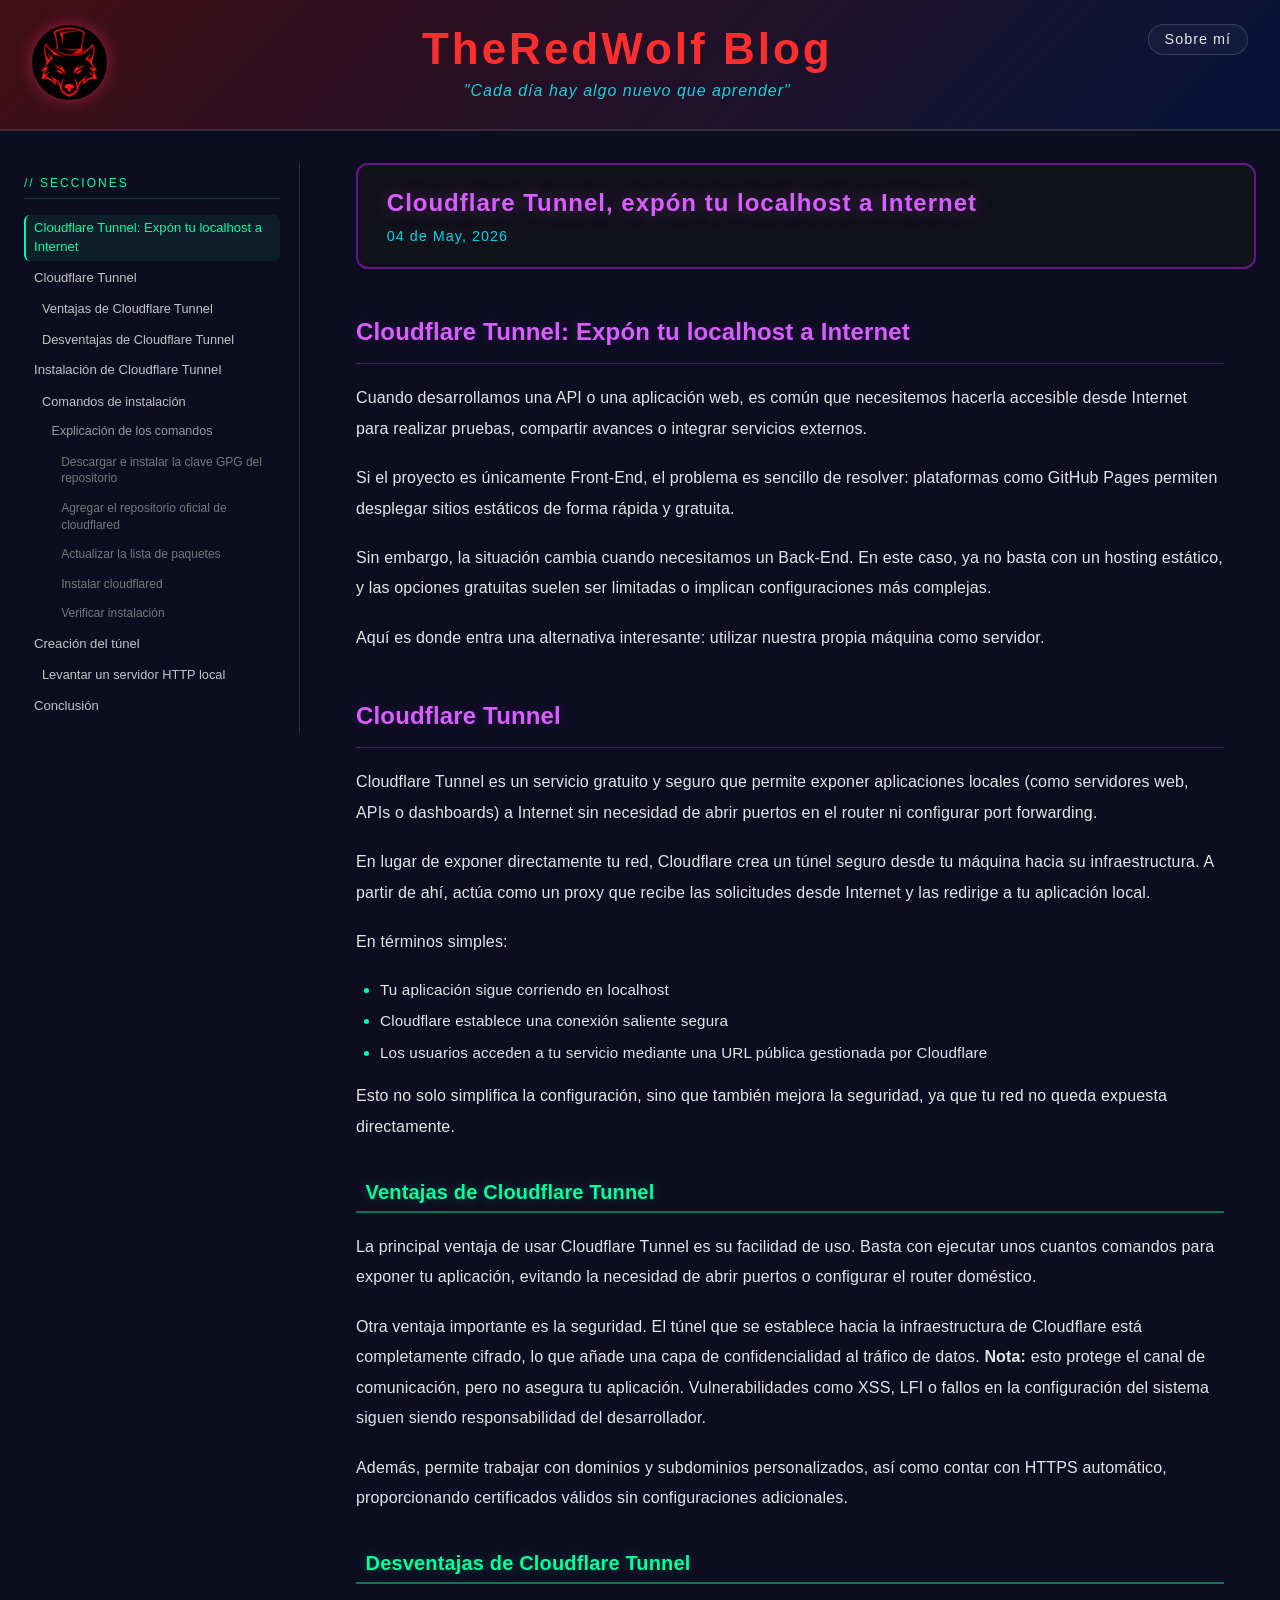
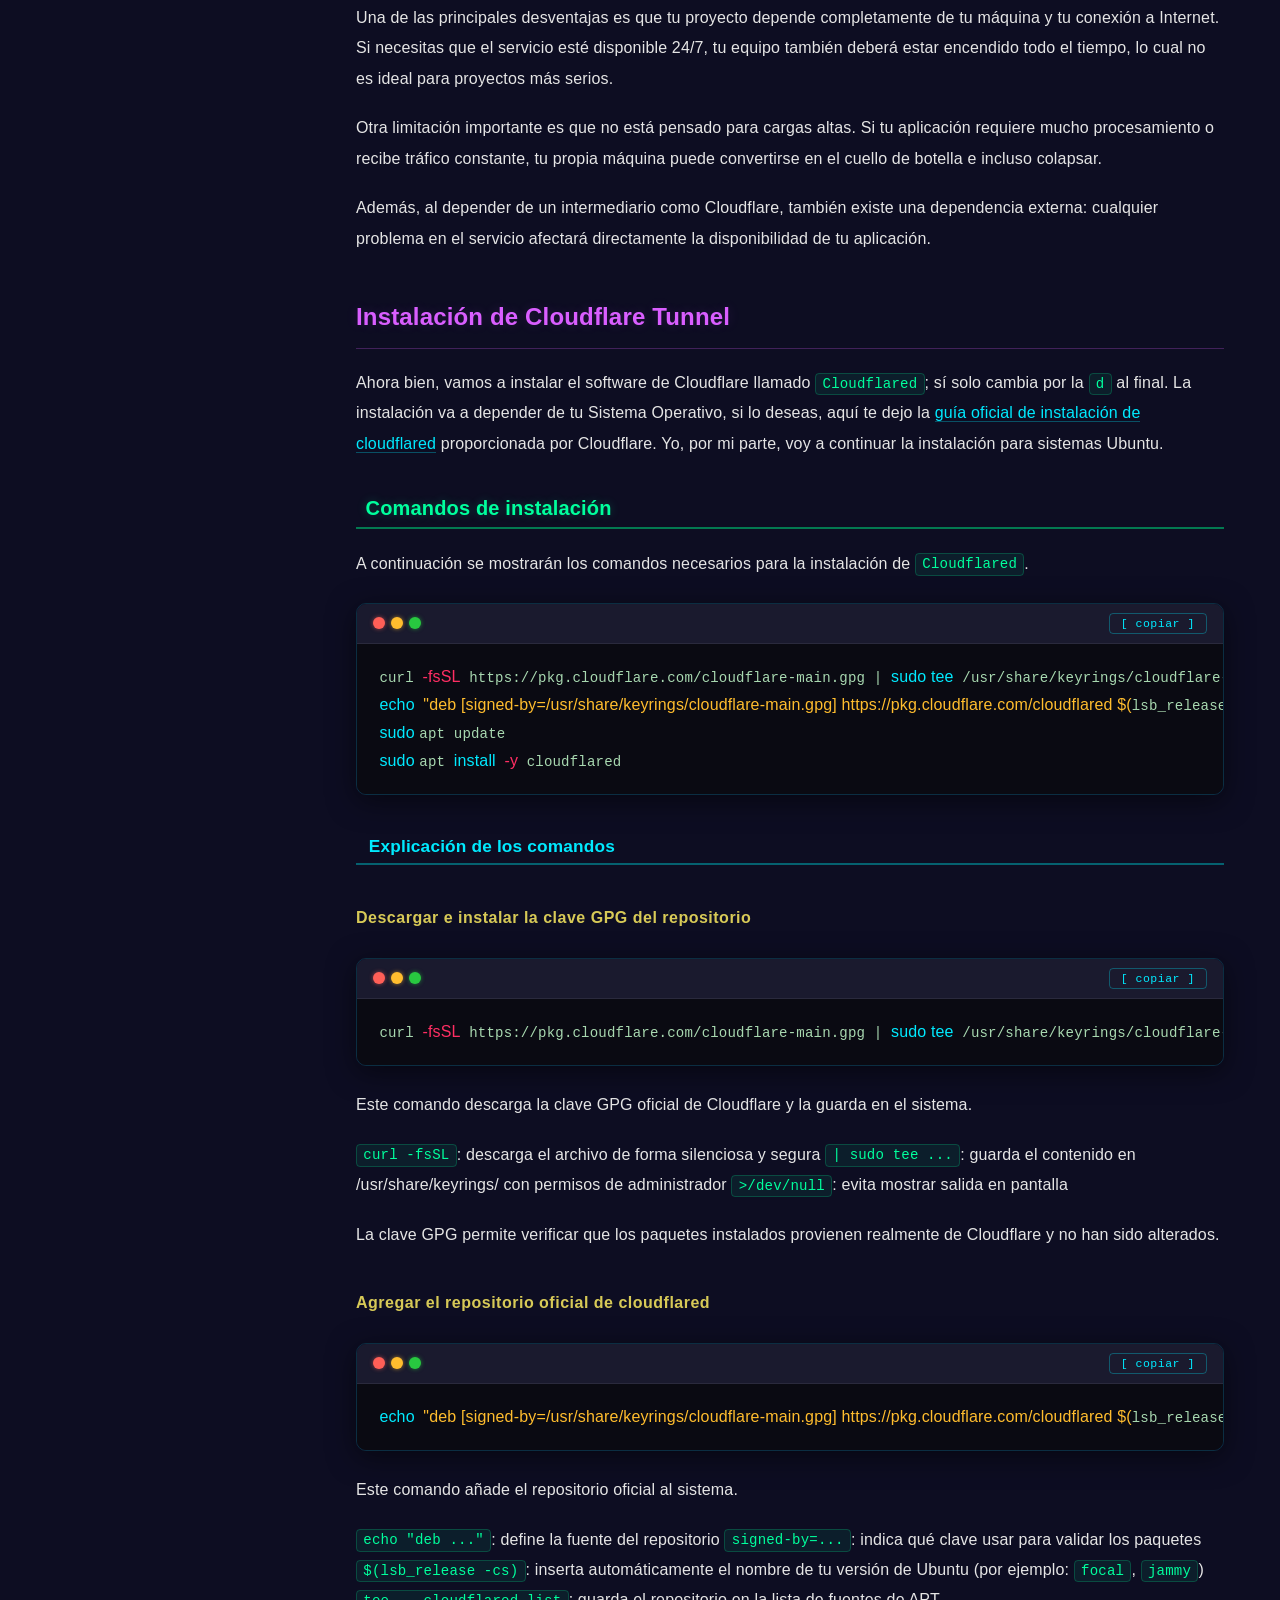
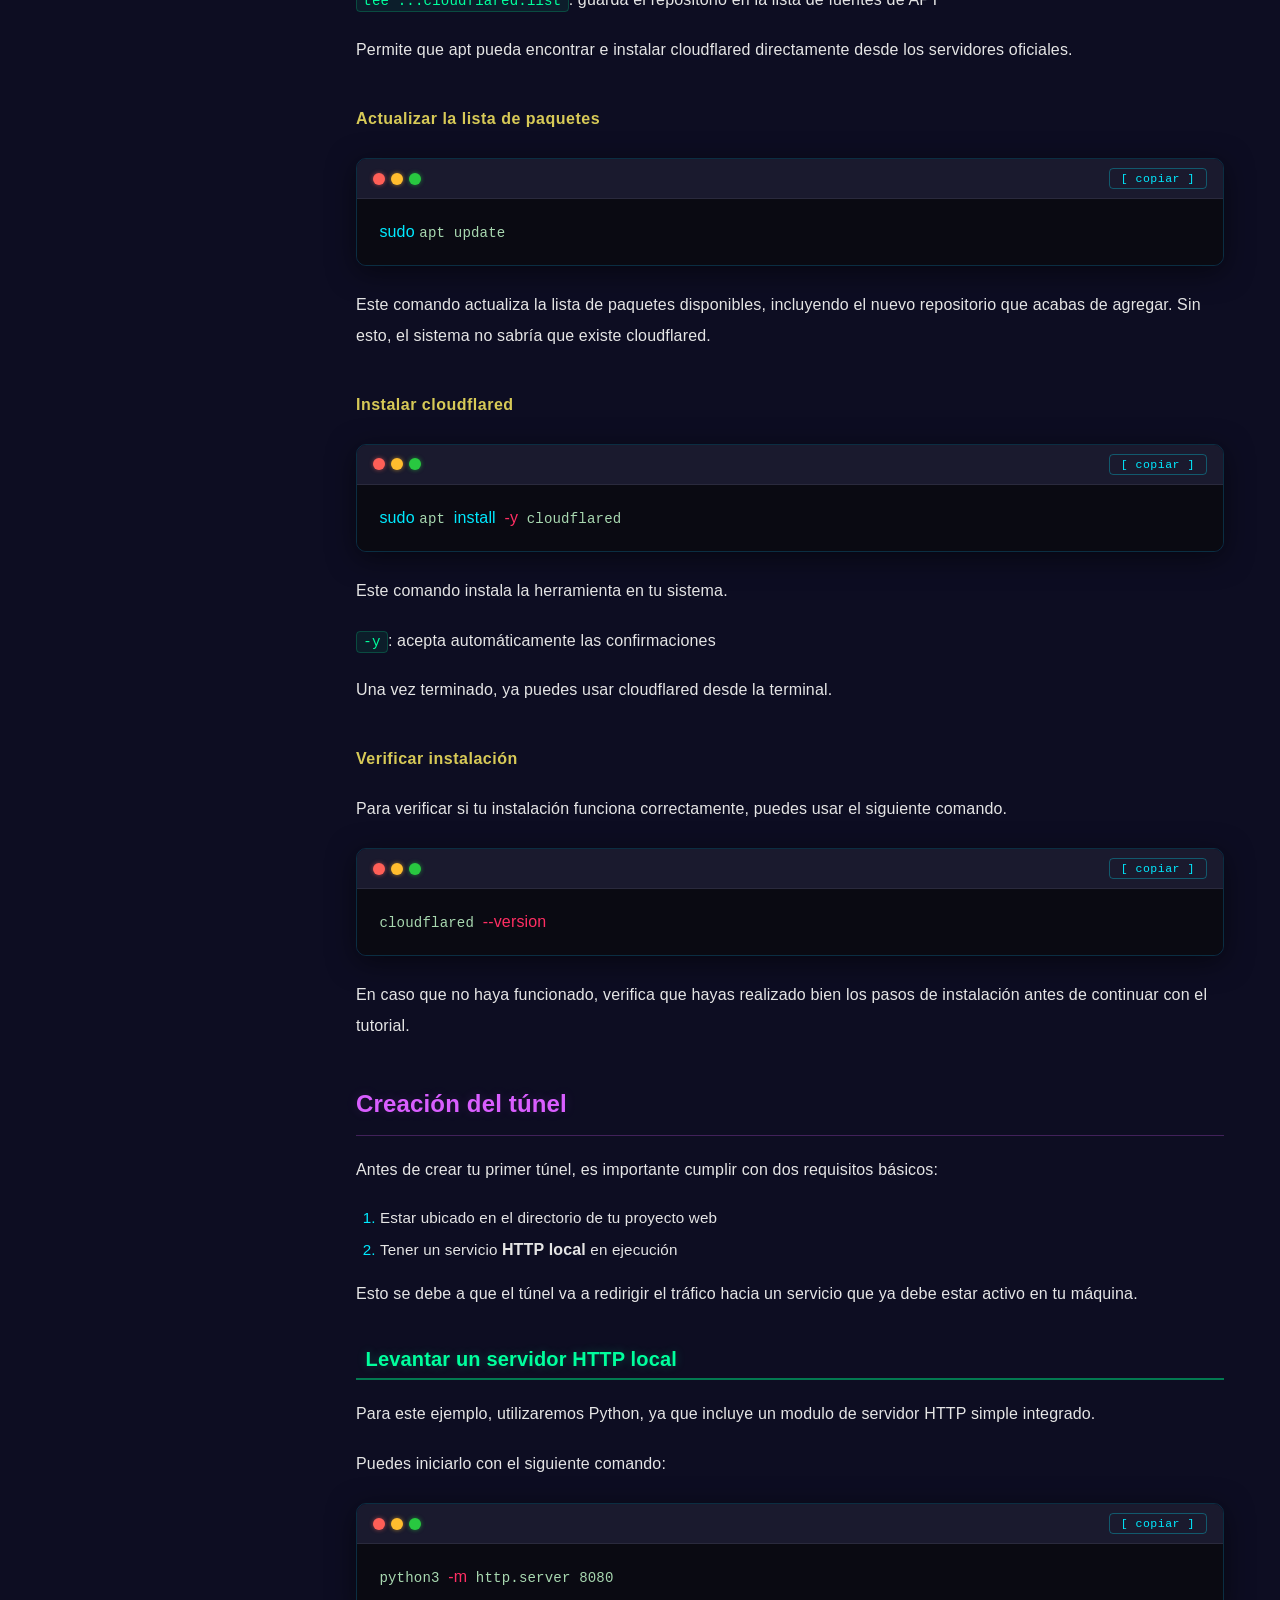
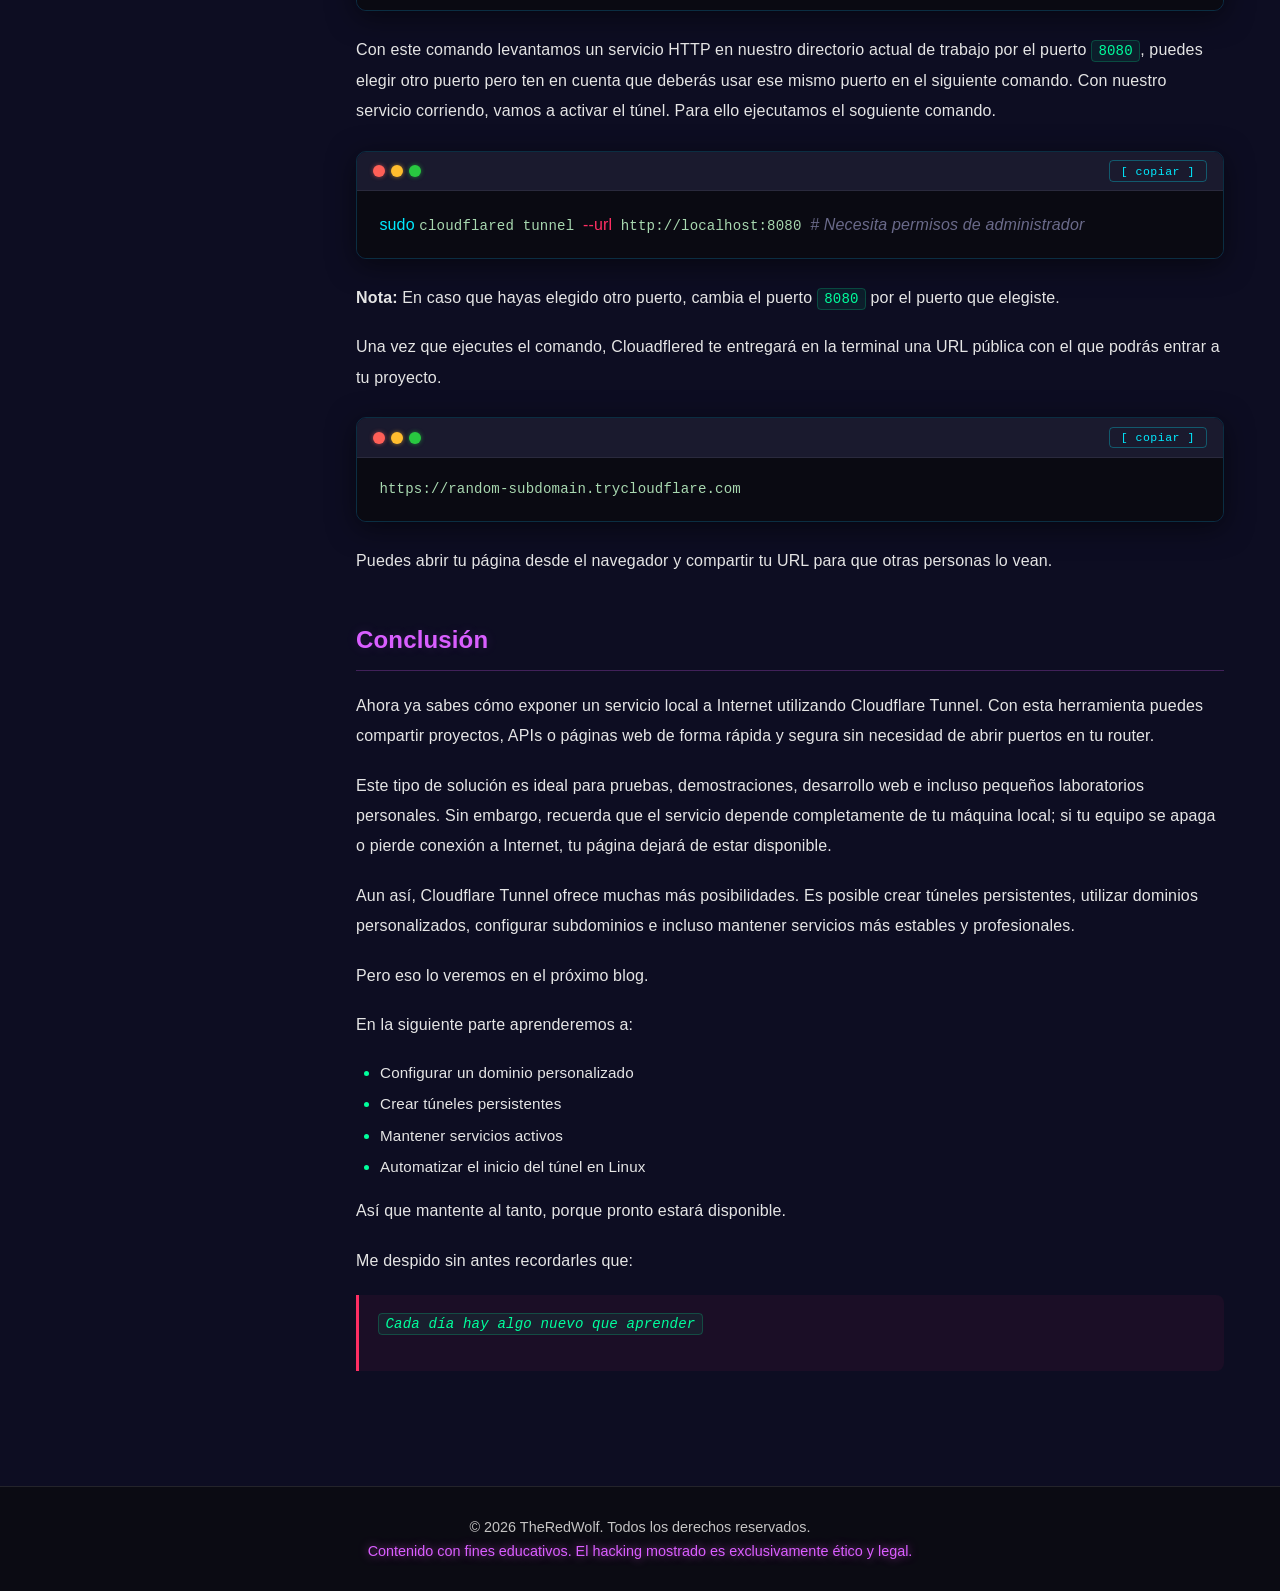
<file: tutoriales/2026/05/04/cloudflare-tunnel.html>
<!DOCTYPE html>
<html lang="es">
<head>
    <meta charset="UTF-8">
    <meta name="viewport" content="width=device-width, initial-scale=1.0">
    <title>Cloudflare Tunnel, expón tu localhost a Internet | TheRedWolf Blog</title>
    <link rel="icon" type="image/png" href="/assets/img/static/favico.png">
    <link rel="stylesheet" href="/assets/css/main.css">
    <link rel="stylesheet" href="/assets/css/post.css">
    <link rel="stylesheet" href="/assets/css/syntax.css">
    <link rel="stylesheet" href="/assets/css/toc.css">

    <meta name="description" content="¿Quieres poner a prueba tus proyectos web con alojamiento local? Intentalo con Cloudflare Tunnel">
    <meta name="author" content="TheRedWolf">
</head>
<body>

     <!-- ═══════════════════════════════
         HEADER
    ═══════════════════════════════ -->
<head>
    <link rel="stylesheet" href="/assets/css/header.css">
</head>
<header class="site-header">

    <!-- Logo → inicio -->
    <a href="/" class="header-logo" title="Inicio">
        <img src="/assets/img/static/favico.png" alt="TheRedWolf logo">
    </a>

    <!-- Título y subtítulo centrados -->
    <div class="header-center">
        <h1>TheRedWolf Blog</h1>
        <p><i>"Cada día hay algo nuevo que aprender"</i></p>
    </div>

    <!-- Enlace Sobre mí arriba derecha -->
    <a href="/sobre-mi/" class="header-sobre-mi">Sobre mí</a>

</header>


    <!-- ═══════════════════════════════
         LAYOUT PRINCIPAL: sidebar + contenido
    ═══════════════════════════════ -->
    <div class="post-layout">

        <!-- ── SIDEBAR ── -->
        <aside class="post-sidebar">
            <div class="sidebar-inner">
                <p class="sidebar-label">// Secciones</p>
                <nav class="toc" id="toc">
                    <!-- Generado dinámicamente por JS leyendo h1-h4 del contenido -->
                </nav>
            </div>
        </aside>

        <!-- ── CONTENIDO ── -->
        <main class="post-main">

            <!-- Cabecera del post: título + fecha -->
            <div class="post-header-box" id="post-top">
                <h1 class="post-title-main">Cloudflare Tunnel, expón tu localhost a Internet</h1>
                <span class="post-date">04 de May, 2026</span>
            </div>

            <!-- Cuerpo renderizado desde Markdown -->
            <article class="post-content" id="post-content">
                <h1 id="cloudflare-tunnel-expón-tu-localhost-a-internet">Cloudflare Tunnel: Expón tu localhost a Internet</h1>

<p>Cuando desarrollamos una API o una aplicación web, es común que necesitemos hacerla accesible desde Internet para realizar pruebas, compartir avances o integrar servicios externos.</p>

<p>Si el proyecto es únicamente Front-End, el problema es sencillo de resolver: plataformas como GitHub Pages permiten desplegar sitios estáticos de forma rápida y gratuita.</p>

<p>Sin embargo, la situación cambia cuando necesitamos un Back-End. En este caso, ya no basta con un hosting estático, y las opciones gratuitas suelen ser limitadas o implican configuraciones más complejas.</p>

<p>Aquí es donde entra una alternativa interesante: utilizar nuestra propia máquina como servidor.</p>

<h1 id="cloudflare-tunnel">Cloudflare Tunnel</h1>

<p>Cloudflare Tunnel es un servicio gratuito y seguro que permite exponer aplicaciones locales (como servidores web, APIs o dashboards) a Internet sin necesidad de abrir puertos en el router ni configurar port forwarding.</p>

<p>En lugar de exponer directamente tu red, Cloudflare crea un túnel seguro desde tu máquina hacia su infraestructura. A partir de ahí, actúa como un proxy que recibe las solicitudes desde Internet y las redirige a tu aplicación local.</p>

<p>En términos simples:</p>

<ul>
  <li>Tu aplicación sigue corriendo en localhost</li>
  <li>Cloudflare establece una conexión saliente segura</li>
  <li>Los usuarios acceden a tu servicio mediante una URL pública gestionada por Cloudflare</li>
</ul>

<p>Esto no solo simplifica la configuración, sino que también mejora la seguridad, ya que tu red no queda expuesta directamente.</p>

<h2 id="ventajas-de-cloudflare-tunnel">Ventajas de Cloudflare Tunnel</h2>

<p>La principal ventaja de usar Cloudflare Tunnel es su facilidad de uso. Basta con ejecutar unos cuantos comandos para exponer tu aplicación, evitando la necesidad de abrir puertos o configurar el router doméstico.</p>

<p>Otra ventaja importante es la seguridad. El túnel que se establece hacia la infraestructura de Cloudflare está completamente cifrado, lo que añade una capa de confidencialidad al tráfico de datos.
<strong>Nota:</strong> esto protege el canal de comunicación, pero no asegura tu aplicación. Vulnerabilidades como XSS, LFI o fallos en la configuración del sistema siguen siendo responsabilidad del desarrollador.</p>

<p>Además, permite trabajar con dominios y subdominios personalizados, así como contar con HTTPS automático, proporcionando certificados válidos sin configuraciones adicionales.</p>

<h2 id="desventajas-de-cloudflare-tunnel">Desventajas de Cloudflare Tunnel</h2>

<p>Una de las principales desventajas es que tu proyecto depende completamente de tu máquina y tu conexión a Internet. Si necesitas que el servicio esté disponible 24/7, tu equipo también deberá estar encendido todo el tiempo, lo cual no es ideal para proyectos más serios.</p>

<p>Otra limitación importante es que no está pensado para cargas altas. Si tu aplicación requiere mucho procesamiento o recibe tráfico constante, tu propia máquina puede convertirse en el cuello de botella e incluso colapsar.</p>

<p>Además, al depender de un intermediario como Cloudflare, también existe una dependencia externa: cualquier problema en el servicio afectará directamente la disponibilidad de tu aplicación.</p>

<h1 id="instalación-de-cloudflare-tunnel">Instalación de Cloudflare Tunnel</h1>

<p>Ahora bien, vamos a instalar el software de Cloudflare llamado <code class="language-plaintext highlighter-rouge">Cloudflared</code>; sí solo cambia por la <code class="language-plaintext highlighter-rouge">d</code> al final. La instalación va a depender de tu Sistema Operativo, si lo deseas, aquí te dejo la <a href="https://developers.cloudflare.com/cloudflare-one/connections/connect-apps/install-and-setup/installation/">guía oficial de instalación de cloudflared</a> proporcionada por Cloudflare. Yo, por mi parte, voy a continuar la instalación para sistemas Ubuntu.</p>

<h2 id="comandos-de-instalación">Comandos de instalación</h2>

<p>A continuación se mostrarán los comandos necesarios para la instalación de <code class="language-plaintext highlighter-rouge">Cloudflared</code>.</p>

<div class="language-bash highlighter-rouge"><div class="highlight"><pre class="highlight"><code>curl <span class="nt">-fsSL</span> https://pkg.cloudflare.com/cloudflare-main.gpg | <span class="nb">sudo tee</span> /usr/share/keyrings/cloudflare-main.gpg <span class="o">&gt;</span>/dev/null
<span class="nb">echo</span> <span class="s2">"deb [signed-by=/usr/share/keyrings/cloudflare-main.gpg] https://pkg.cloudflare.com/cloudflared </span><span class="si">$(</span>lsb_release <span class="nt">-cs</span><span class="si">)</span><span class="s2"> main"</span> | <span class="nb">sudo tee</span> /etc/apt/sources.list.d/cloudflared.list
<span class="nb">sudo </span>apt update
<span class="nb">sudo </span>apt <span class="nb">install</span> <span class="nt">-y</span> cloudflared 
</code></pre></div></div>
<h3 id="explicación-de-los-comandos">Explicación de los comandos</h3>

<h4 id="descargar-e-instalar-la-clave-gpg-del-repositorio">Descargar e instalar la clave GPG del repositorio</h4>

<div class="language-bash highlighter-rouge"><div class="highlight"><pre class="highlight"><code>curl <span class="nt">-fsSL</span> https://pkg.cloudflare.com/cloudflare-main.gpg | <span class="nb">sudo tee</span> /usr/share/keyrings/cloudflare-main.gpg <span class="o">&gt;</span>/dev/null
</code></pre></div></div>

<p>Este comando descarga la clave GPG oficial de Cloudflare y la guarda en el sistema.</p>

<p><code class="language-plaintext highlighter-rouge">curl -fsSL</code>: descarga el archivo de forma silenciosa y segura
<code class="language-plaintext highlighter-rouge">| sudo tee ...</code>: guarda el contenido en /usr/share/keyrings/ con permisos de administrador
<code class="language-plaintext highlighter-rouge">&gt;/dev/null</code>: evita mostrar salida en pantalla</p>

<p>La clave GPG permite verificar que los paquetes instalados provienen realmente de Cloudflare y no han sido alterados.</p>

<h4 id="agregar-el-repositorio-oficial-de-cloudflared">Agregar el repositorio oficial de cloudflared</h4>

<div class="language-bash highlighter-rouge"><div class="highlight"><pre class="highlight"><code><span class="nb">echo</span> <span class="s2">"deb [signed-by=/usr/share/keyrings/cloudflare-main.gpg] https://pkg.cloudflare.com/cloudflared </span><span class="si">$(</span>lsb_release <span class="nt">-cs</span><span class="si">)</span><span class="s2"> main"</span> | <span class="nb">sudo tee</span> /etc/apt/sources.list.d/cloudflared.list
</code></pre></div></div>

<p>Este comando añade el repositorio oficial al sistema.</p>

<p><code class="language-plaintext highlighter-rouge">echo "deb ..."</code>: define la fuente del repositorio
<code class="language-plaintext highlighter-rouge">signed-by=...</code>: indica qué clave usar para validar los paquetes
<code class="language-plaintext highlighter-rouge">$(lsb_release -cs)</code>: inserta automáticamente el nombre de tu versión de Ubuntu (por ejemplo: <code class="language-plaintext highlighter-rouge">focal</code>, <code class="language-plaintext highlighter-rouge">jammy</code>)
<code class="language-plaintext highlighter-rouge">tee ...cloudflared.list</code>: guarda el repositorio en la lista de fuentes de APT</p>

<p>Permite que apt pueda encontrar e instalar cloudflared directamente desde los servidores oficiales.</p>

<h4 id="actualizar-la-lista-de-paquetes">Actualizar la lista de paquetes</h4>

<div class="language-bash highlighter-rouge"><div class="highlight"><pre class="highlight"><code><span class="nb">sudo </span>apt update
</code></pre></div></div>

<p>Este comando actualiza la lista de paquetes disponibles, incluyendo el nuevo repositorio que acabas de agregar. Sin esto, el sistema no sabría que existe cloudflared.</p>

<h4 id="instalar-cloudflared">Instalar cloudflared</h4>

<div class="language-bash highlighter-rouge"><div class="highlight"><pre class="highlight"><code><span class="nb">sudo </span>apt <span class="nb">install</span> <span class="nt">-y</span> cloudflared
</code></pre></div></div>

<p>Este comando instala la herramienta en tu sistema.</p>

<p><code class="language-plaintext highlighter-rouge">-y</code>: acepta automáticamente las confirmaciones</p>

<p>Una vez terminado, ya puedes usar cloudflared desde la terminal.</p>

<h4 id="verificar-instalación">Verificar instalación</h4>

<p>Para verificar si tu instalación funciona correctamente, puedes usar el siguiente comando.</p>

<div class="language-bash highlighter-rouge"><div class="highlight"><pre class="highlight"><code>cloudflared <span class="nt">--version</span>
</code></pre></div></div>

<p>En caso que no haya funcionado, verifica que hayas realizado bien los pasos de instalación antes de continuar con el tutorial.</p>

<h1 id="creación-del-túnel">Creación del túnel</h1>

<p>Antes de crear tu primer túnel, es importante cumplir con dos requisitos básicos:</p>

<ol>
  <li>Estar ubicado en el directorio de tu proyecto web</li>
  <li>Tener un servicio <strong>HTTP local</strong> en ejecución</li>
</ol>

<p>Esto se debe a que el túnel va a redirigir el tráfico hacia un servicio que ya debe estar activo en tu máquina.</p>

<h2 id="levantar-un-servidor-http-local">Levantar un servidor HTTP local</h2>

<p>Para este ejemplo, utilizaremos Python, ya que incluye un modulo de servidor HTTP simple integrado.</p>

<p>Puedes iniciarlo con el siguiente comando:</p>

<div class="language-bash highlighter-rouge"><div class="highlight"><pre class="highlight"><code>python3 <span class="nt">-m</span> http.server 8080
</code></pre></div></div>

<p>Con este comando levantamos un servicio HTTP en nuestro directorio actual de trabajo por el puerto <code class="language-plaintext highlighter-rouge">8080</code>, puedes elegir otro puerto pero ten en cuenta que deberás usar ese mismo puerto en el siguiente comando. Con nuestro servicio corriendo, vamos a activar el túnel. Para ello ejecutamos el soguiente comando.</p>

<div class="language-bash highlighter-rouge"><div class="highlight"><pre class="highlight"><code><span class="nb">sudo </span>cloudflared tunnel <span class="nt">--url</span> http://localhost:8080 <span class="c"># Necesita permisos de administrador</span>
</code></pre></div></div>
<p><strong>Nota:</strong> En caso que hayas elegido otro puerto, cambia el puerto <code class="language-plaintext highlighter-rouge">8080</code> por el puerto que elegiste.</p>

<p>Una vez que ejecutes el comando, Clouadflered te entregará en la terminal una URL pública con el que podrás entrar a tu proyecto.</p>

<div class="language-bash highlighter-rouge"><div class="highlight"><pre class="highlight"><code>https://random-subdomain.trycloudflare.com
</code></pre></div></div>
<p>Puedes abrir tu página desde el navegador y compartir tu URL para que otras personas lo vean.</p>

<h1 id="conclusión">Conclusión</h1>

<p>Ahora ya sabes cómo exponer un servicio local a Internet utilizando Cloudflare Tunnel. Con esta herramienta puedes compartir proyectos, APIs o páginas web de forma rápida y segura sin necesidad de abrir puertos en tu router.</p>

<p>Este tipo de solución es ideal para pruebas, demostraciones, desarrollo web e incluso pequeños laboratorios personales. Sin embargo, recuerda que el servicio depende completamente de tu máquina local; si tu equipo se apaga o pierde conexión a Internet, tu página dejará de estar disponible.</p>

<p>Aun así, Cloudflare Tunnel ofrece muchas más posibilidades. Es posible crear túneles persistentes, utilizar dominios personalizados, configurar subdominios e incluso mantener servicios más estables y profesionales.</p>

<p>Pero eso lo veremos en el próximo blog.</p>

<p>En la siguiente parte aprenderemos a:</p>

<ul>
  <li>Configurar un dominio personalizado</li>
  <li>Crear túneles persistentes</li>
  <li>Mantener servicios activos</li>
  <li>Automatizar el inicio del túnel en Linux</li>
</ul>

<p>Así que mantente al tanto, porque pronto estará disponible.</p>

<p>Me despido sin antes recordarles que:</p>

<blockquote>
  <p><code class="language-plaintext highlighter-rouge">Cada día hay algo nuevo que aprender</code></p>
</blockquote>

            </article>

        </main>

    </div>

     <!-- ═══════════════════════════════
         FOOTER
    ═══════════════════════════════ -->
<head>
    <link rel="stylesheet" href="/assets/css/footer.css">
</head>
<footer class="site-footer">
    <p class="site-footer__copy">&copy; 2026 TheRedWolf. Todos los derechos reservados.</p>
    <p class="site-footer__tagline">Contenido con fines educativos. El hacking mostrado es exclusivamente ético y legal.</p>
</footer>

    <script src="/assets/js/codeblock.js"></script>
    <script src="/assets/js/toc.js"></script>

</body>
</html>
</file>
<file: assets/css/main.css>
/* =======================
   RESET BÁSICO
======================= */
* {
    margin: 0;
    padding: 0;
    box-sizing: border-box;
    font-family: Arial;
    font-size: 16px;
}

/* =======================
   VARIABLES DE COLOR
======================= */
:root {
    --bg-dark: #0a0a0f;
    --bg-card: #12121a;

    --neon-red: #ff2e63;
    --neon-green: #00ff9d;
    --neon-blue: #00eaff;
    --neon-purple: #d95eff;
    --neon-pink: #ff5dfc;
    --neon-yellow: #fcec61;

    --text-main: #e5e5e5;
    --text-muted: #c4c3c3;
}

/* =======================
   BODY GENERAL
======================= */
body {
    background: rgb(13, 13, 34);
    color: var(--text-main);
    min-height: 100vh;
    display: flex;
    flex-direction: column;
}
</file>
<file: assets/css/home.css>
/* =======================
   CONTENIDO PRINCIPAL
======================= */
main {
    flex: 1;
    width: 1200px;
    margin: 48px auto;
    padding: 0 24px;
}

section {
    width: 1152px;
    background: var(--bg-card);
    padding: 32px;
    border-radius: 16px;
    border: 2px solid rgb(102, 22, 139);
    color: var(--neon-pink);
    font-size: 1.35rem;
    box-sizing: border.box;
}

/* =======================
   POSTS EN HOME
======================= */

.posts {
    display: flex;
    flex-direction: column;
    gap: 1.25rem;
}

.post-preview {
    padding: 1.1rem;
    transition: transform 0.2s ease, box-shadow 0.2s ease;
}

.post-preview h3 a {
    color: var(--neon-green);
    text-decoration: none;
    font-size: 1.17rem;
}

.post-preview h3 a:hover {
    text-decoration: underline;
}

.post-preview p {
    margin-top: 0.5rem;
    color: var(--text-muted);
    font-size: 1.1rem;
}
</file>
<file: assets/css/header.css>
/* =======================
   HEADER (RED vs BLUE)
======================= */
header {
    display: flex;
    align-items: center;
    justify-content: space-between;
    padding: 1.5rem 2rem 1.8rem;
    background: linear-gradient(
        135deg,
        rgba(87, 15, 15, 0.699),
        rgba(0, 23, 73, 0.616)
    );
    border-bottom: 1px solid rgba(180, 180, 180, 0.18);
    position: relative;
}

/* Logo (izquierda) */
.header-logo {
    flex-shrink: 0;
    display: flex;
    align-items: center;
    text-decoration: none;
    transition: opacity 0.2s ease, transform 0.2s ease;
}

.header-logo img {
    width: 75px;
    height: 75px;
    object-fit: contain;
    filter: drop-shadow(0 0 8px rgba(255, 46, 99, 0.5));
    border-radius: 50%;
}

.header-logo:hover {
    opacity: 0.85;
    transform: scale(1.05);
}

/* Título + subtítulo (centro) */
.header-center {
    flex: 1;
    text-align: center;
}

.header-center h1 {
    font-size: 2.75rem;
    font-weight: 900;
    letter-spacing: 3px;
    color: #ff2e2e;
}

.header-center p {
    margin-top: 0.5rem;
    font-size: 1rem;
    color: rgba(21, 242, 250, 0.85);
    letter-spacing: 1px;
}

/* Sobre mí (derecha) */
.header-sobre-mi {
    flex-shrink: 0;
    text-decoration: none;
    color: var(--text-main);
    font-size: 0.9rem;
    letter-spacing: 1px;
    padding: 0.4rem 1rem;
    border: 1px solid rgba(255, 255, 255, 0.15);
    border-radius: 20px;
    background: rgba(255, 255, 255, 0.04);
    transition: all 0.25s ease;
    align-self: flex-start; /* arriba */
    margin-top: 0;
}

.header-sobre-mi:hover {
    border-color: var(--neon-blue);
    color: var(--neon-blue);
    background: rgba(0, 234, 255, 0.07);
    box-shadow: 0 0 10px rgba(0, 234, 255, 0.2);
}
</file>
<file: assets/css/navbar.css>
/* =======================
   NAVBAR CENTRADA
======================= */
.nav-menu {
    display: flex;
    justify-content: center;
    margin-top: 24px;
}

.nav-menu ul {
    list-style: none;
    display: flex;
    gap: 32px;
    padding: 16px 32px;
    background: rgba(18, 18, 26, 0.8);
    border-radius: 50px;
    border: 1px solid rgba(255,255,255,0.08);
    backdrop-filter: blur(10px);
    flex-shrink: 0;
    width: fit-content;
}

.nav-menu ul li a{
    text-decoration: none;
    color: var(--text-main);
    font-weight: 500;
    position: relative;
    padding: 8px 13px;
    transition: all 0.3s ease;
    font-size: 16px;
}

/* Hover neon dinámico */
.nav-menu li a:hover {
    color: var(--neon-green);
}


/*Hover animado*/
nav a {
    position: relative;
    text-decoration: none;
    color: #e6e6e6;
    padding: 0.5rem 1rem;
    font-size: 1.1rem;
}

/* Línea */
.nav-menu a::after {
    content: "";
    position: absolute;
    bottom: 0;
    left: 50%;
    width: 0;
    height: 2px;
    background: var(--neon-green); /* verde neon */
    transition: all 0.3s ease;
    transform: translateX(-50%);
}

/* Hover */
nav a:hover::after {
    width: 100%;
}
</file>
<file: assets/css/footer.css>
/* =======================
   FOOTER
======================= */
footer {
    text-align: center;
    padding: 2rem 1rem;
    margin-top: 4rem;
    border-top: 1px solid rgba(255,255,255,0.1);
    background: rgba(10, 10, 15, 0.8);
}

footer p {
    font-size: 0.9rem;
    color: var(--text-muted);
}

footer p:last-child {
    margin-top: 0.5rem;
    color: var(--neon-purple);
    text-shadow: 0 0 10px rgba(255, 93, 252, 0.6);
}
</file>
<file: assets/css/sobre-mi.css>
/* ================================================
   POST.CSS — Estilos exclusivos para layout de post
   Depende de las variables definidas en styles.css
   ================================================ */


/* ── LAYOUT SIDEBAR + CONTENIDO ──────────────── */

/* =======================
   RESET BÁSICO
======================= */

.post-layout {
    display: flex;
    max-width: 1300px;
    margin: 0 auto;
    padding: 0 0.5rem;
    gap: 0;
    align-items: flex-start;
    border-top: 1px solid rgba(180, 180, 180, 0.18);
    padding-top: 2rem;
    margin-top: 0;
}

/* ── CONTENIDO PRINCIPAL ─────────────────────── */

.post-main {
    flex: 1;
    min-width: 0;
    padding-left: 1.2rem;
    padding-right: 2.5rem;
}

/* Recuadro del título */
.post-header-box {
    background: var(--bg-card);
    border: 2px solid rgb(102, 22, 139);
    border-radius: 12px;
    padding: 1.4rem 1.8rem;
    margin-bottom: 1.8rem;
}

.post-title-main {
    color: var(--neon-purple);
    font-size: 1.5rem;
    font-weight: 900;
    letter-spacing: 1px;
    line-height: 1.3;
    text-shadow: 0 0 18px rgba(217, 94, 255, 0.35);
}


/* ── CONTENIDO MARKDOWN ──────────────────────── */

.post-content {
    background: transparent;
    border: none;
    padding: 0 0 2rem 0;
    line-height: 1.85;
}

/* H1 dentro del contenido */
.post-content h1 {
    color: var(--neon-purple);
    font-size: 1.5rem;
    margin: 2rem 0 0.8rem;
    padding-bottom: 0.5rem;
    border-bottom: 1px solid rgba(217, 94, 255, 0.25);
    text-shadow: 0 0 12px rgba(217, 94, 255, 0.3);
}

/* Párrafos */
.post-content p {
    color: var(--text-main);
    margin-bottom: 3rem;
    font-size: 1rem;
}

/* Línea horizontal */
.post-content hr {
    border: none;
    border-top: 1px solid rgba(255, 255, 255, 0.1);
    margin: 2rem 0;
}

/* Links */
.post-content a {
    color: var(--neon-blue);
    text-decoration: none;
    border-bottom: 1px solid rgba(0, 234, 255, 0.3);
    transition: color 0.2s, border-color 0.2s;
}


/* ── SIDEBAR ─────────────────────────────────── */

@import url('https://fonts.googleapis.com/css2?family=Rajdhani:wght@500;700&family=Share+Tech+Mono&display=swap');

.post-sidebar {
    flex-shrink: 0;
    width: 320px;
    position: sticky;
    top: 1.5rem;
    padding-right: 1.5rem;
}

.wolf-sidebar {
    position: relative;
    padding: 1.5rem 0.5rem 1.2rem;
    font-family: 'Rajdhani', sans-serif;
}

.wolf-sidebar::after {
    content: '';
    position: absolute;
    right: -1px;
    top: 0; bottom: 0;
    width: 1px;
    background: linear-gradient(to bottom, transparent, rgba(217,94,255,0.5) 30%, rgba(0,234,255,0.5) 70%, transparent);
}

.corner-tl, .corner-br {
    position: absolute;
    width: 10px;
    height: 10px;
}
.corner-tl { top: 0; left: 0; border-top: 2px solid var(--neon-purple); border-left: 2px solid var(--neon-purple); }
.corner-br { bottom: 0; right: 15px; border-bottom: 2px solid var(--neon-blue); border-right: 2px solid var(--neon-blue); }

/* Foto con anillo animado */
.profile-frame {
    position: relative;
    width: 120px;
    height: 120px;
    margin: 0 auto 1.2rem;
}

.profile-frame::before {
    content: '';
    position: absolute;
    inset: -3px;
    border-radius: 50%;
    background: conic-gradient(var(--neon-purple), var(--neon-blue), var(--neon-green), var(--neon-red), var(--neon-purple));
    animation: sidebar-spin 4s linear infinite;
    z-index: 0;
}

@keyframes sidebar-spin { to { transform: rotate(360deg); } }

.profile-img-wrap {
    position: relative;
    z-index: 1;
    width: 100%;
    height: 100%;
    border-radius: 50%;
    background: var(--bg-dark);
    overflow: hidden;
}

.profile-img-wrap img {
    width: 100%;
    height: 100%;
    object-fit: cover;
    border-radius: 50%;
}

/* Textos */
.tag-line {
    font-family: 'Share Tech Mono', monospace;
    font-size: 0.72rem;
    color: var(--neon-green);
    letter-spacing: 3px;
    text-transform: uppercase;
    text-align: center;
    margin-bottom: 0.4rem;
    opacity: 0.8;
}

.wolf-name {
    font-size: 1.2rem;
    font-weight: 700;
    color: var(--text-main);
    text-align: center;
    line-height: 1.3;
    margin-bottom: 0.3rem;
}

.wolf-handle {
    font-family: 'Share Tech Mono', monospace;
    font-size: 0.85rem;
    color: var(--neon-purple);
    text-align: center;
    margin-bottom: 1.4rem;
    text-shadow: 0 0 8px rgba(217,94,255,0.5);
}

.sidebar-divider {
    height: 1px;
    background: linear-gradient(to right, transparent, rgba(217,94,255,0.4), rgba(0,234,255,0.4), transparent);
    margin: 0 0.5rem 1.2rem;
}

/* Filas de info */
.info-row {
    display: flex;
    align-items: center;
    gap: 0.7rem;
    padding: 0.5rem 0.4rem;
    border-radius: 6px;
    margin-bottom: 0.3rem;
    text-decoration: none;
    transition: background 0.2s;
}

.info-row:hover { background: rgba(217,94,255,0.07); }

.info-icon {
    width: 28px;
    height: 28px;
    border-radius: 6px;
    display: flex;
    align-items: center;
    justify-content: center;
    font-size: 0.75rem;
    flex-shrink: 0;
}

.icon-mail { background: rgba(0,234,255,0.1); color: var(--neon-blue); border: 1px solid rgba(0,234,255,0.25); }
.icon-ig   { background: rgba(255,93,252,0.1); color: var(--neon-pink); border: 1px solid rgba(255,93,252,0.25); }
.icon-gh   { background: rgba(217,94,255,0.1); color: var(--neon-purple); border: 1px solid rgba(217,94,255,0.25); }
.icon-li   { background: rgba(0,255,157,0.1);  color: var(--neon-green); border: 1px solid rgba(0,255,157,0.25); }

.info-text {
    font-family: 'Share Tech Mono', monospace;
    font-size: 0.83rem;
    color: var(--text-muted);
    overflow: hidden;
    text-overflow: ellipsis;
    white-space: nowrap;
}

.info-text span {
    display: block;
    font-size: 0.6rem;
    color: #666;
    letter-spacing: 1.5px;
    text-transform: uppercase;
    font-family: 'Rajdhani', sans-serif;
}

/* Botones de redes */
.social-row {
    margin-top: 1.4rem;
    padding-top: 1rem;
    border-top: 1px solid rgba(255,255,255,0.06);
    display: flex;
    justify-content: center;
    gap: 0.6rem;
}

.social-btn {
    width: 36px;
    height: 36px;
    border-radius: 8px;
    display: flex;
    align-items: center;
    justify-content: center;
    font-size: 0.85rem;
    text-decoration: none;
    transition: transform 0.2s, box-shadow 0.2s;
}

.social-btn:hover { transform: translateY(-2px); }

.s-ig   { background: rgba(255,93,252,0.12); color: var(--neon-pink);   border: 1px solid rgba(255,93,252,0.3); }
.s-gh   { background: rgba(217,94,255,0.12); color: var(--neon-purple); border: 1px solid rgba(217,94,255,0.3); }
.s-li   { background: rgba(0,255,157,0.12);  color: var(--neon-green);  border: 1px solid rgba(0,255,157,0.3); }
.s-mail { background: rgba(0,234,255,0.12);  color: var(--neon-blue);   border: 1px solid rgba(0,234,255,0.3); }

.s-ig:hover   { box-shadow: 0 4px 14px rgba(255,93,252,0.35); }
.s-gh:hover   { box-shadow: 0 4px 14px rgba(217,94,255,0.35); }
.s-li:hover   { box-shadow: 0 4px 14px rgba(0,255,157,0.35); }
.s-mail:hover { box-shadow: 0 4px 14px rgba(0,234,255,0.35); }
</file>
<file: assets/css/post.css>
/* ================================================
   POST.CSS — Estilos exclusivos para layout de post
   Depende de las variables definidas en styles.css
   ================================================ */


/* ── LAYOUT SIDEBAR + CONTENIDO ──────────────── */

/* =======================
   RESET BÁSICO
======================= */

.post-layout {
    display: flex;
    width: 100%;
    max-width: 1600px;
    margin: 0 auto;
    padding: 0 24px;
    gap: 0;
    align-items: flex-start;
    border-top: 1px solid rgba(180, 180, 180, 0.18);
    padding-top: 2rem;
    margin-top: 0;
}


/* ── CONTENIDO PRINCIPAL ─────────────────────── */

.post-main {
    flex: 1;
    min-width: 0;
    padding-left: 2rem;
}

/* Recuadro del título */
.post-header-box {
    background: var(--bg-card);
    border: 2px solid rgb(102, 22, 139);
    border-radius: 12px;
    padding: 1.4rem 1.8rem;
    margin-bottom: 1.8rem;
}

.post-title-main {
    color: var(--neon-purple);
    font-size: 1.5rem;
    font-weight: 900;
    letter-spacing: 1px;
    line-height: 1.3;
    text-shadow: 0 0 18px rgba(217, 94, 255, 0.35);
}

/* Fecha debajo del título */
.post-date {
    display: inline-block;
    margin-top: 0.6rem;
    font-size: 0.9rem;
    color: var(--neon-blue);
    letter-spacing: 1px;
    opacity: 0.9;
}


/* ── CONTENIDO MARKDOWN ──────────────────────── */

.post-content {
    background: transparent;
    border: none;
    padding: 0 2rem 2rem 0;
    line-height: 1.9;
    letter-spacing: 0.01em;
}

/* H1 dentro del contenido */
.post-content h1 {
    color: var(--neon-purple);
    font-size: 1.5rem;
    margin: 2.5rem 0 1.2rem;
    padding-bottom: 0.5rem;
    border-bottom: 1px solid rgba(217, 94, 255, 0.25);
    text-shadow: 0 0 12px rgba(217, 94, 255, 0.158);
}

/* H2 — verde neón */
.post-content h2 {
    color: var(--neon-green);
    font-size: 1.25rem;
    margin: 1.9rem 0 1.2rem;
    padding-left: 0.6rem;
    border-bottom: 2px solid rgba(0, 155, 96, 0.76);
    text-shadow: 0 0 10px rgba(0, 255, 157, 0.25);
}

/* H3 — azul cian */
.post-content h3 {
    color: var(--neon-blue);
    font-size: 1.08rem;
    margin: 2.2rem 0 1.2rem;
    padding-left: 0.8rem;
    border-bottom: 2px solid rgba(0, 145, 158, 0.637);
}

/* H4 — rosa/pink apagado */
.post-content h4 {
    color: var(--neon-yellow);
    font-size: 1rem;
    margin: 2.4rem 0 1.2rem;
    opacity: 0.85;
    letter-spacing: 0.5px;
}

/* Párrafos */
.post-content p {
    color: var(--text-main);
    margin-bottom: 1.2rem;
    font-size: 1rem;
}

/* Listas */
.post-content ul,
.post-content ol {
    margin: 0.8rem 0 1rem 1.5rem;
    color: var(--text-main);
}

.post-content li {
    margin-bottom: 0.35rem;
    font-size: 0.95rem;
    line-height: 1.7;
}

.post-content ul li::marker {
    color: var(--neon-green);
}

.post-content ol li::marker {
    color: var(--neon-blue);
}

/* Código inline */
.post-content code {
    background: rgba(0, 255, 157, 0.07);
    color: var(--neon-green);
    padding: 0.15em 0.45em;
    border-radius: 4px;
    font-size: 0.88em;
    border: 1px solid rgba(0, 255, 157, 0.2);
    font-family: HackNerdFont, monospace;
}

/* ── BLOQUE DE CÓDIGO: wrapper inyectado por JS ── */

.code-block-wrapper {
    position: relative;
    margin: 1.5rem 0;
    border-radius: 10px;
    overflow: hidden;
    border: 1px solid rgba(0, 234, 255, 0.15);
    box-shadow: 0 6px 28px rgba(0, 0, 0, 0.5);
}

/* Barra superior estilo terminal */
.code-block-header {
    display: flex;
    align-items: center;
    justify-content: space-between;
    background: #1a1a2e;
    padding: 0.55rem 1rem;
    border-bottom: 1px solid rgba(255, 255, 255, 0.07);
}

/* Círculos macOS */
.code-dots {
    display: flex;
    gap: 6px;
    align-items: center;
}

.code-dots span {
    display: inline-block;
    width: 12px;
    height: 12px;
    border-radius: 50%;
}

.code-dots .dot-red    { background: #ff5f57; box-shadow: 0 0 4px rgba(255, 95, 87, 0.6); }
.code-dots .dot-yellow { background: #ffbd2e; box-shadow: 0 0 4px rgba(255, 189, 46, 0.6); }
.code-dots .dot-green  { background: #28c840; box-shadow: 0 0 4px rgba(40, 200, 64, 0.6); }

/* Botón copiar */
.code-copy-btn {
    background: transparent;
    border: 1px solid rgba(0, 234, 255, 0.3);
    color: var(--neon-blue);
    font-size: 0.72rem;
    padding: 0.2rem 0.7rem;
    border-radius: 4px;
    cursor: pointer;
    font-family: HackNerdFont, monospace;
    letter-spacing: 0.5px;
    transition: all 0.2s ease;
}

.code-copy-btn:hover {
    background: rgba(0, 234, 255, 0.1);
    border-color: var(--neon-blue);
    box-shadow: 0 0 8px rgba(0, 234, 255, 0.2);
}

.code-copy-btn.copied {
    color: var(--neon-green);
    border-color: var(--neon-green);
    box-shadow: 0 0 8px rgba(0, 255, 157, 0.25);
}

/* Bloque de código en sí */
.post-content pre {
    background: #0a0a12;
    border: none;
    border-radius: 0;
    padding: 1.2rem 1.4rem;
    overflow-x: auto;
    margin: 0;
    font-size: 0.88rem;
    line-height: 1.7;
    box-shadow: none;
}

.post-content pre code {
    background: transparent;
    border: none;
    color: #a8d8b0;
    padding: 0;
    font-size: inherit;
    font-family: HackNerdFont, monospace;
}

/* Blockquote */
.post-content blockquote {
    margin: 1.2rem 0;
    padding: 0.8rem 1.2rem;
    border-left: 3px solid var(--neon-red);
    background: rgba(255, 46, 99, 0.06);
    border-radius: 0 8px 8px 0;
    color: var(--text-muted);
    font-style: italic;
}

/* Tablas */
.post-content table {
    width: 100%;
    border-collapse: collapse;
    margin: 1.2rem 0;
    font-size: 0.9rem;
}

.post-content th {
    background: rgba(102, 22, 139, 0.35);
    color: var(--neon-purple);
    padding: 0.6rem 1rem;
    text-align: left;
    border-bottom: 2px solid rgba(217, 94, 255, 0.3);
}

.post-content td {
    padding: 0.5rem 1rem;
    border-bottom: 1px solid rgba(255, 255, 255, 0.06);
    color: var(--text-main);
}

.post-content tr:hover td {
    background: rgba(255, 255, 255, 0.03);
}

/* Línea horizontal */
.post-content hr {
    border: none;
    border-top: 1px solid rgba(255, 255, 255, 0.1);
    margin: 2rem 0;
}

/* Links */
.post-content a {
    color: var(--neon-blue);
    text-decoration: none;
    border-bottom: 1px solid rgba(0, 234, 255, 0.3);
    transition: color 0.2s, border-color 0.2s;
}

.post-content a:hover {
    color: var(--neon-green);
    border-bottom-color: var(--neon-green);
}

/* Imágenes */
.post-content img {
    max-width: 80%;
    border: 2px solid rgba(76, 0, 95, 0.884);
    margin: 1rem 0 2.2rem;
    display: block;
}


/* ── RESPONSIVE ──────────────────────────────── */

@media (max-width: 768px) {
    .post-layout {
        flex-direction: column;
    }

    .post-sidebar {
        width: 100%;
        position: static;
        padding-right: 0;
        padding-bottom: 1.2rem;
    }

    .sidebar-inner {
        border-right: none;
        border-bottom: 1px solid rgba(180, 180, 180, 0.18);
        padding: 0 0 1rem 0;
    }

    .post-header {
        flex-wrap: wrap;
        gap: 0.8rem;
        padding: 1rem;
    }

    .header-center h1 {
        font-size: 1.5rem;
    }

    .header-sobre-mi {
        order: -1;
        align-self: flex-end;
    }
}
</file>
<file: assets/css/syntax.css>
/* ================================================
   SYNTAX.CSS — Tema Monokai adaptado para Rouge
   Syntax highlighting para bloques de código Jekyll
   Compatible con la paleta de TheRedWolf Blog
   ================================================ */

/* Contenedor general de Rouge */
.highlight {
    background: transparent;
    margin: 0;
}

.highlight pre {
    margin: 0;
}

/* ── BASE ──────────────────────────────────────── */

.highlight .n,          /* Nombre genérico */
.highlight .nx  { color: #f8f8f2; }     /* Nombre otro */

/* ── KEYWORDS ──────────────────────────────────── */

.highlight .k,          /* Keyword */
.highlight .kn,         /* Keyword namespace (import, from) */
.highlight .kd,         /* Keyword declaración (def, class, var, let) */
.highlight .kc,         /* Keyword constante (True, False, None) */
.highlight .kr,         /* Keyword reservada */
.highlight .kt          /* Keyword tipo */
{ color: #ff2e63; font-style: italic; }  /* neon-red */

/* ── OPERADORES ────────────────────────────────── */

.highlight .o,          /* Operador */
.highlight .ow          /* Operador palabra (and, or, in, not) */
{ color: #ff5dfc; }     /* neon-pink */

/* ── STRINGS ───────────────────────────────────── */

.highlight .s,          /* String genérico */
.highlight .s1,         /* String comilla simple */
.highlight .s2,         /* String comilla doble */
.highlight .sb,         /* String backtick */
.highlight .sc,         /* String char */
.highlight .sd,         /* String docstring */
.highlight .se,         /* String escape */
.highlight .si,         /* String interpolado */
.highlight .ss,         /* String símbolo */
.highlight .sx          /* String other */
{ color: #ffbd2e; }     /* amarillo Monokai */

/* ── NÚMEROS ───────────────────────────────────── */

.highlight .mi,         /* Número entero */
.highlight .mf,         /* Número float */
.highlight .mh,         /* Número hexadecimal */
.highlight .mo,         /* Número octal */
.highlight .m,          /* Número genérico */
.highlight .il          /* Número entero largo */
{ color: #d95eff; }     /* neon-purple */

/* ── COMENTARIOS ───────────────────────────────── */

.highlight .c,          /* Comentario genérico */
.highlight .c1,         /* Comentario línea */
.highlight .cm,         /* Comentario multilinea */
.highlight .cs,         /* Comentario especial */
.highlight .cp          /* Comentario preprocesador */
{ color: #6a6a8a; font-style: italic; }

/* ── FUNCIONES Y MÉTODOS ───────────────────────── */

.highlight .nf,         /* Nombre función */
.highlight .fm          /* Nombre método */
{ color: #00ff9d; }     /* neon-green */

/* ── CLASES Y TIPOS ────────────────────────────── */

.highlight .nc,         /* Nombre clase */
.highlight .nn          /* Nombre namespace */
{ color: #00eaff; }     /* neon-blue */

/* ── DECORADORES ───────────────────────────────── */

.highlight .nd          /* Decorador (@app.route, @staticmethod) */
{ color: #ff5dfc; font-style: italic; } /* neon-pink */

/* ── VARIABLES Y ATRIBUTOS ─────────────────────── */

.highlight .na,         /* Atributo */
.highlight .nb          /* Builtin (print, len, range…) */
{ color: #00eaff; }     /* neon-blue */

.highlight .nv,         /* Variable */
.highlight .vc,         /* Variable clase */
.highlight .vg,         /* Variable global */
.highlight .vi          /* Variable instancia */
{ color: #f8f8f2; }

/* ── PUNTUACIÓN Y ESTRUCTURA ───────────────────── */

.highlight .p           /* Puntuación ( ) [ ] { } , ; */
{ color: #a0a0b0; }

/* ── ETIQUETAS HTML/XML ────────────────────────── */

.highlight .nt,         /* Nombre tag */
.highlight .ni          /* Nombre entidad */
{ color: #ff2e63; }     /* neon-red */

.highlight .na          /* Atributo de tag */
{ color: #00ff9d; }     /* neon-green */

/* ── DIFF ──────────────────────────────────────── */

.highlight .gi { color: #00ff9d; background: rgba(0, 255, 157, 0.08); } /* línea añadida */
.highlight .gd { color: #ff2e63; background: rgba(255, 46, 99, 0.08); } /* línea eliminada */
.highlight .gu { color: #d95eff; font-weight: bold; }                   /* encabezado diff */

/* ── ERRORES ───────────────────────────────────── */

.highlight .err { color: #ff2e63; background: rgba(255, 46, 99, 0.15); border-radius: 2px; }

/* ── TEXTO GENÉRICO ────────────────────────────── */

.highlight .ge { font-style: italic; }
.highlight .gs { font-weight: bold; }
</file>
<file: assets/css/toc.css>
/* ── SIDEBAR ─────────────────────────────────── */

.post-sidebar {
    flex-shrink: 0;
    width: 300px;
    position: sticky;
    top: 1.5rem;
    padding-right: 1.5rem;
}

.sidebar-inner {
    background: transparent;
    border: none;
    border-right: 1px solid rgba(180, 180, 180, 0.18);
    border-radius: 0;
    padding: 0.8rem 1.2rem 0.8rem 0;
}

.sidebar-label {
    font-size: 0.75rem;
    color: var(--neon-green);
    letter-spacing: 2px;
    text-transform: uppercase;
    margin-bottom: 1rem;
    border-bottom: 1px solid rgba(0, 255, 157, 0.2);
    padding-bottom: 0.5rem;
}

/* Lista del TOC */
.toc ul {
    list-style: none;
    padding: 0;
    margin: 0;
    display: flex;
    flex-direction: column;
    gap: 0.2rem;
}

.toc-item a {
    display: block;
    text-decoration: none;
    color: var(--text-muted);
    font-size: 0.82rem;
    padding: 0.3rem 0.5rem;
    border-radius: 6px;
    border-left: 2px solid transparent;
    transition: all 0.2s ease;
    line-height: 1.4;
}

.toc-item a:hover,
.toc-item a.active {
    color: var(--neon-green);
    border-left-color: var(--neon-green);
    background: rgba(0, 255, 157, 0.07);
}

/* Indentación por nivel */
.toc-h1 a { padding-left: 0.5rem; }
.toc-h2 a { padding-left: 1.0rem; font-size: 0.80rem; }
.toc-h3 a { padding-left: 1.6rem; font-size: 0.78rem; color: #999; }
.toc-h4 a { padding-left: 2.2rem; font-size: 0.75rem; color: #777; }

.toc-empty {
    font-size: 0.78rem;
    color: #555;
    font-style: italic;
}
</file>
